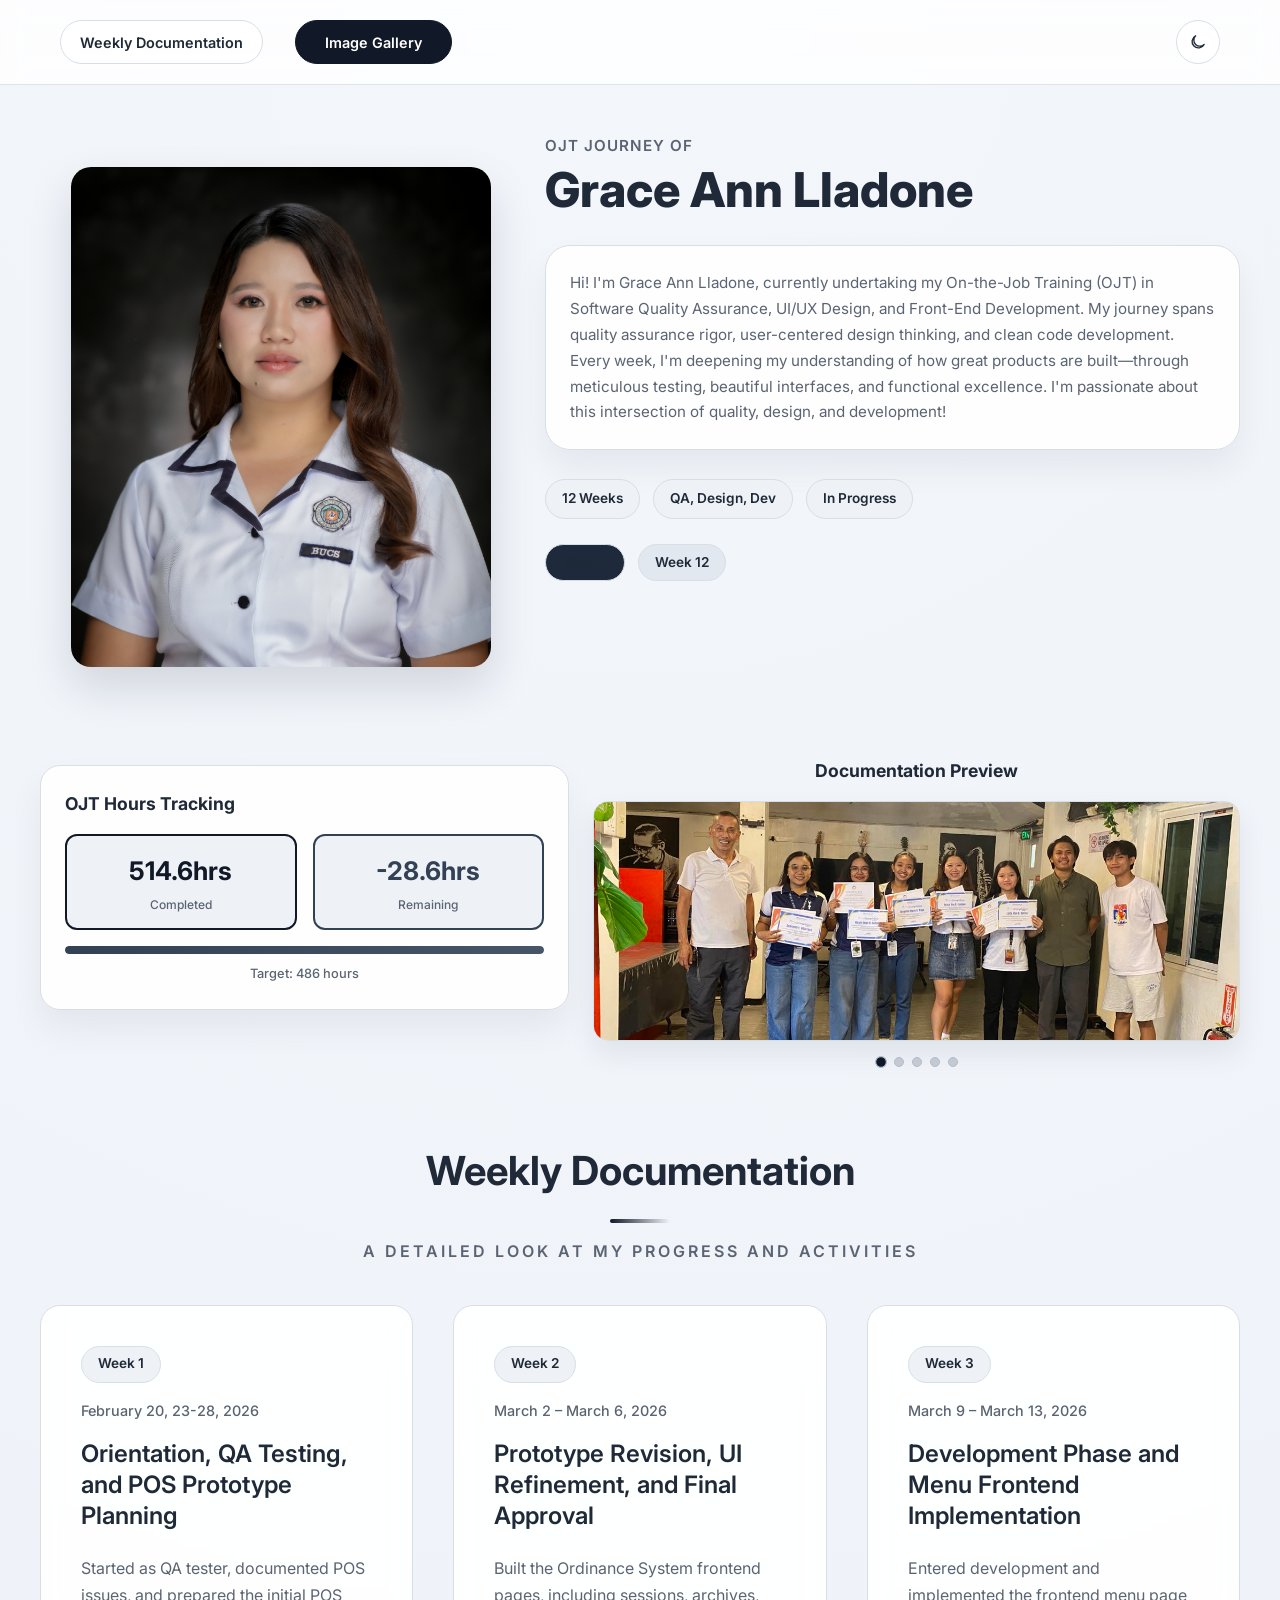
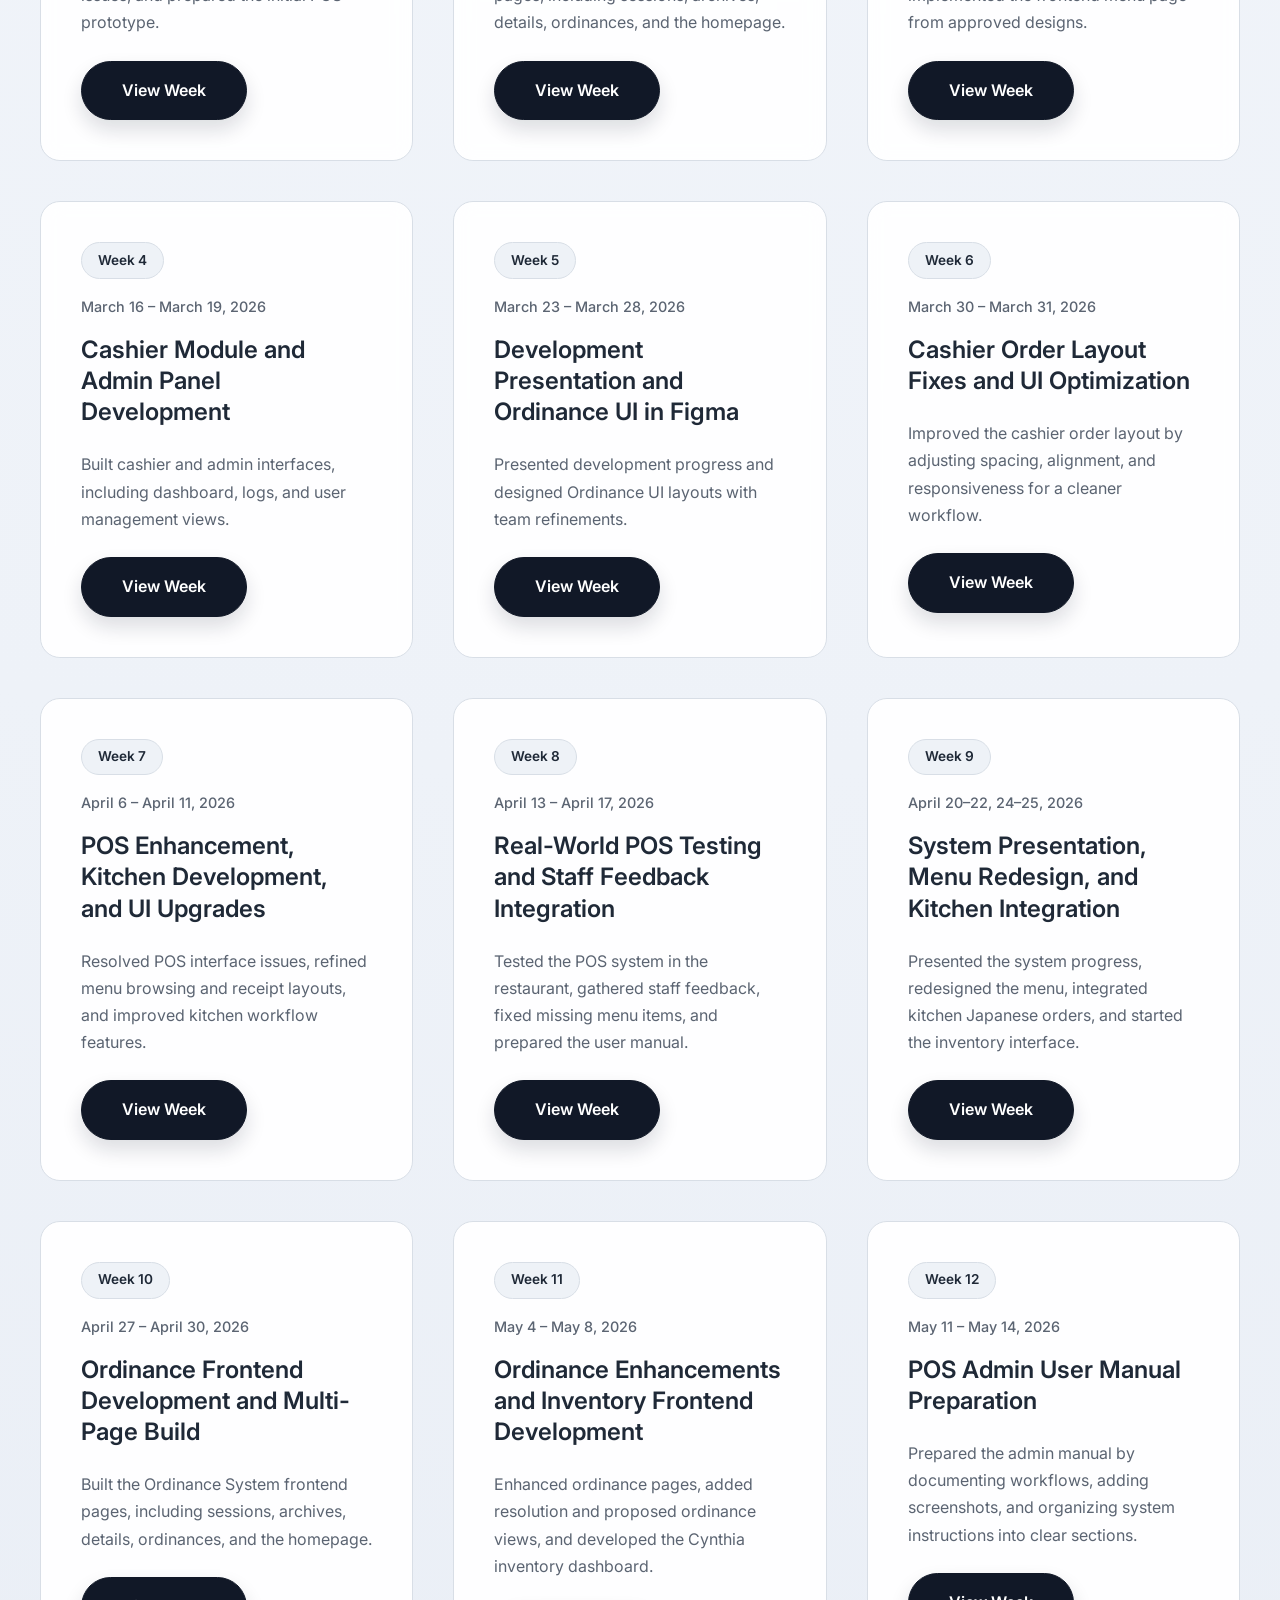
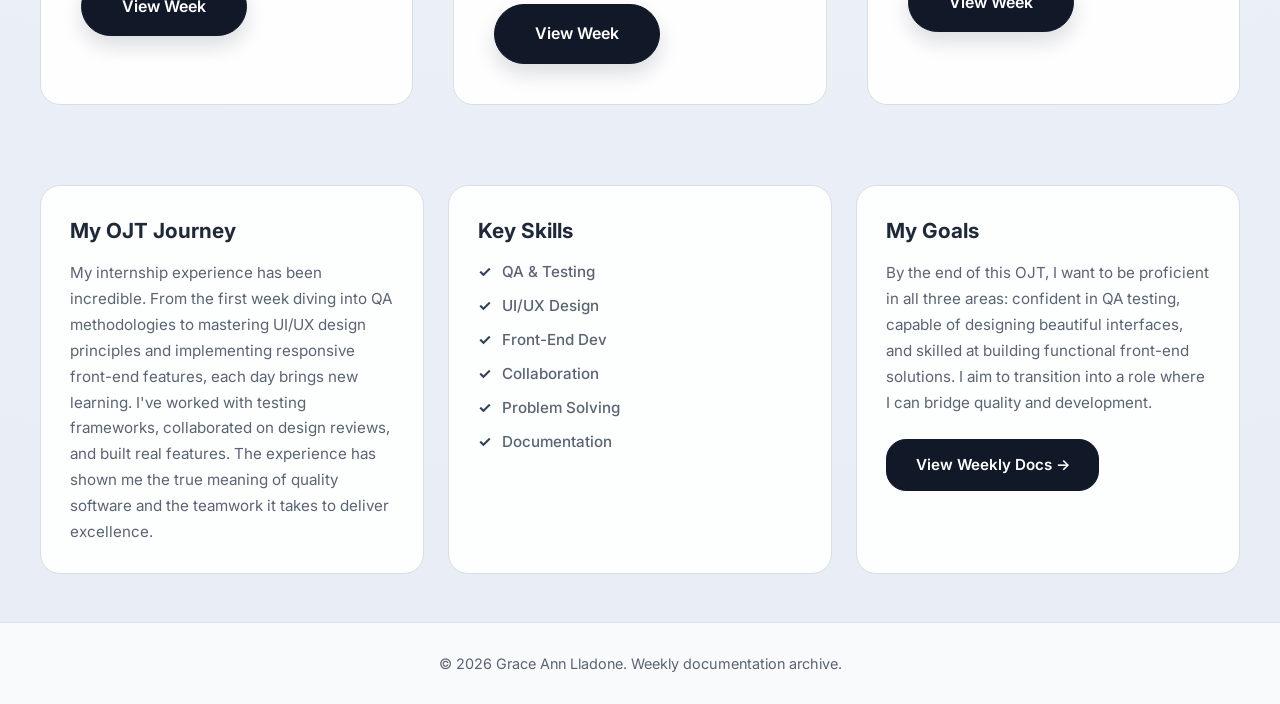
<file: index.html>
<!DOCTYPE html>
<html lang="en">

<head>
    <meta charset="UTF-8">
    <meta name="viewport" content="width=device-width, initial-scale=1.0">
    <title>Grace Ann Lladone | OJT Journey</title>
    <meta name="description"
        content="A weekly documentation of my On-the-Job Training journey in Software Quality Assurance, UI/UX Design, and Front-End Development.">
    <link rel="preconnect" href="https://fonts.googleapis.com">
    <link rel="preconnect" href="https://fonts.gstatic.com" crossorigin>
    <link href="https://fonts.googleapis.com/css2?family=Inter:wght@300;400;500;600;700;800&display=swap"
        rel="stylesheet">
    <link rel="stylesheet" href="style.css">
</head>

<body>
    <!-- Decorative Background Elements -->
    <div class="decorative-shapes">
        <div class="shape shape-1"></div>
        <div class="shape shape-2"></div>
        <div class="shape shape-3"></div>
    </div>

    <!-- Navigation Header -->
    <header class="main-header">
        <div class="header-container">
            <nav class="header-nav">
                <a href="#weekly-docs" class="nav-btn-doc">Weekly Documentation</a>
                <a href="all-images.html" class="nav-btn-accent">Image Gallery</a>
            </nav>
        </div>
    </header>

    <!-- Hero Section with Profile -->
    <section class="hero-section">
        <div class="hero-container">
            <!-- Left: Profile Photo -->
            <div class="hero-photo">
                <img src="assets/grace.png" alt="Grace Ann Lladone" class="profile-img-main">
                <div class="decorative-circle circle-1"></div>
                <div class="decorative-circle circle-2"></div>
            </div>

            <!-- Center/Right: Content -->
            <div class="hero-content">
                <div class="title-wrapper">
                    <span class="title-prefix">OJT Journey of</span>
                    <h1 class="main-title">Grace Ann Lladone</h1>
                </div>

                <!-- Main Info Box -->
                <div class="main-info-box">
                    <p class="intro-text">
                        Hi! I'm Grace Ann Lladone, currently undertaking my On-the-Job Training (OJT) in Software 
                        Quality Assurance, UI/UX Design, and Front-End Development. My journey spans quality assurance 
                        rigor, user-centered design thinking, and clean code development. Every week, I'm deepening my 
                        understanding of how great products are built—through meticulous testing, beautiful interfaces, 
                        and functional excellence. I'm passionate about this intersection of quality, design, and 
                        development!
                    </p>
                </div>

                <!-- Quick Stats -->
                <div class="quick-stats">
                    <div class="stat-badge">12 Weeks</div>
                    <div class="stat-badge">QA, Design, Dev</div>
                    <div class="stat-badge">In Progress</div>
                </div>

                <!-- Week Progress Badges -->
                <div class="week-badges">
                    <span class="week-badge started">Week 1</span>
                    <span class="week-badge current">Week 12</span>
                </div>
            </div>
        </div>
    </section>

    <!-- Documentation Carousel Section -->
    <section class="doc-carousel-section">
        <div class="doc-carousel-layout">
            <div class="hours-box">
                <h3 class="hours-box-title">OJT Hours Tracking</h3>
                <div class="hours-display">
                    <div class="hour-stat completed">
                        <span class="hour-value">514.6hrs</span>
                        <span class="hour-label">Completed</span>
                    </div>
                    <div class="hour-stat remaining">
                        <span class="hour-value">-28.6hrs</span>
                        <span class="hour-label">Remaining</span>
                    </div>
                </div>
                <div class="progress-bar-wrapper">
                    <div class="progress-bar" style="width: 100%;"></div>
                </div>
                <p class="target-text">Target: 486 hours</p>
            </div>

            <div class="carousel-wrapper">
                <div class="carousel-header">
                    <h3 class="carousel-title">Documentation Preview</h3>
                </div>
                <div class="carousel-container">
                    <div class="carousel-track">
                        <a class="carousel-slide" href="all-images.html" aria-label="View all weekly documentation images">
                            <img src="assets/c1.jpg" alt="Documentation 1">
                        </a>
                        <a class="carousel-slide" href="all-images.html" aria-label="View all weekly documentation images">
                            <img src="assets/c2.jpg" alt="Documentation 2">
                        </a>
                        <a class="carousel-slide" href="all-images.html" aria-label="View all weekly documentation images">
                            <img src="assets/c3.jpg" alt="Documentation 3">
                        </a>
                        <a class="carousel-slide" href="all-images.html" aria-label="View all weekly documentation images">
                            <img src="assets/week1-4.jpg" alt="Documentation 4">
                        </a>
                        <a class="carousel-slide" href="all-images.html" aria-label="View all weekly documentation images">
                            <img src="assets/week8-3.jpg" alt="Documentation 5">
                        </a>
                    </div>
                </div>
                <div class="carousel-dots">
                    <span class="dot active" data-slide="0"></span>
                    <span class="dot" data-slide="1"></span>
                    <span class="dot" data-slide="2"></span>
                    <span class="dot" data-slide="3"></span>
                    <span class="dot" data-slide="4"></span>
                </div>
            </div>
        </div>
    </section>

    <!-- Weekly Documentation Cards (Moved from documentation.html) -->
    <section id="weekly-docs" class="weekly-docs-section">
        <div class="timeline-header slide-in">
            <h2>Weekly Documentation</h2>
            <div class="header-line"></div>
            <p class="subtitle" style="margin-top: 1rem; color: var(--text-secondary);">A detailed look at my progress
                and activities</p>
        </div>

        <div class="blog-grid">
            <a href="week1.html" class="blog-card reveal active" style="text-decoration: none;">
                <div class="card-glow"></div>
                <div class="card-content">
                    <span class="week-badge">Week 1</span>
                    <div class="date-range">February 20, 23-28, 2026</div>
                    <h3>Orientation, QA Testing, and POS Prototype Planning</h3>
                    <div class="card-text">
                        <p>Started as QA tester, documented POS issues, and prepared the initial POS prototype.</p>
                    </div>
                    <span class="btn" style="margin-top: 1.5rem; display: inline-block;">View Week</span>
                </div>
            </a>

            <a href="week2.html" class="blog-card reveal" style="text-decoration: none;">
                <div class="card-glow"></div>
                <div class="card-content">
                    <span class="week-badge">Week 2</span>
                    <div class="date-range">March 2 – March 6, 2026</div>
                    <h3>Prototype Revision, UI Refinement, and Final Approval</h3>
                    <div class="card-text">
                            <p>Built the Ordinance System frontend pages, including sessions, archives, details, ordinances, and the homepage.</p>
                    </div>
                    <span class="btn" style="margin-top: 1.5rem; display: inline-block;">View Week</span>
                </div>
            </a>

            <a href="week3.html" class="blog-card reveal" style="text-decoration: none;">
                <div class="card-glow"></div>
                <div class="card-content">
                    <span class="week-badge">Week 3</span>
                    <div class="date-range">March 9 – March 13, 2026</div>
                    <h3>Development Phase and Menu Frontend Implementation</h3>
                    <div class="card-text">
                        <p>Entered development and implemented the frontend menu page from approved designs.</p>
                    </div>
                    <span class="btn" style="margin-top: 1.5rem; display: inline-block;">View Week</span>
                </div>
            </a>

            <a href="week4.html" class="blog-card reveal" style="text-decoration: none;">
                <div class="card-glow"></div>
                <div class="card-content">
                    <span class="week-badge">Week 4</span>
                    <div class="date-range">March 16 – March 19, 2026</div>
                    <h3>Cashier Module and Admin Panel Development</h3>
                    <div class="card-text">
                        <p>Built cashier and admin interfaces, including dashboard, logs, and user management views.</p>
                    </div>
                    <span class="btn" style="margin-top: 1.5rem; display: inline-block;">View Week</span>
                </div>
            </a>

            <a href="week5.html" class="blog-card reveal" style="text-decoration: none;">
                <div class="card-glow"></div>
                <div class="card-content">
                    <span class="week-badge">Week 5</span>
                    <div class="date-range">March 23 – March 28, 2026</div>
                    <h3>Development Presentation and Ordinance UI in Figma</h3>
                    <div class="card-text">
                        <p>Presented development progress and designed Ordinance UI layouts with team refinements.</p>
                    </div>
                    <span class="btn" style="margin-top: 1.5rem; display: inline-block;">View Week</span>
                </div>
            </a>

            <a href="week6.html" class="blog-card reveal" style="text-decoration: none;">
                <div class="card-glow"></div>
                <div class="card-content">
                    <span class="week-badge">Week 6</span>
                    <div class="date-range">March 30 – March 31, 2026</div>
                    <h3>Cashier Order Layout Fixes and UI Optimization</h3>
                    <div class="card-text">
                        <p>Improved the cashier order layout by adjusting spacing, alignment, and responsiveness for a cleaner workflow.</p>
                    </div>
                    <span class="btn" style="margin-top: 1.5rem; display: inline-block;">View Week</span>
                </div>
            </a>

            <a href="week7.html" class="blog-card reveal" style="text-decoration: none;">
                <div class="card-glow"></div>
                <div class="card-content">
                    <span class="week-badge">Week 7</span>
                    <div class="date-range">April 6 – April 11, 2026</div>
                    <h3>POS Enhancement, Kitchen Development, and UI Upgrades</h3>
                    <div class="card-text">
                        <p>Resolved POS interface issues, refined menu browsing and receipt layouts, and improved kitchen workflow features.</p>
                    </div>
                    <span class="btn" style="margin-top: 1.5rem; display: inline-block;">View Week</span>
                </div>
            </a>

            <a href="week8.html" class="blog-card reveal" style="text-decoration: none;">
                <div class="card-glow"></div>
                <div class="card-content">
                    <span class="week-badge">Week 8</span>
                    <div class="date-range">April 13 – April 17, 2026</div>
                    <h3>Real-World POS Testing and Staff Feedback Integration</h3>
                    <div class="card-text">
                        <p>Tested the POS system in the restaurant, gathered staff feedback, fixed missing menu items, and prepared the user manual.</p>
                    </div>
                    <span class="btn" style="margin-top: 1.5rem; display: inline-block;">View Week</span>
                </div>
            </a>

            <a href="week9.html" class="blog-card reveal" style="text-decoration: none;">
                <div class="card-glow"></div>
                <div class="card-content">
                    <span class="week-badge">Week 9</span>
                    <div class="date-range">April 20–22, 24–25, 2026</div>
                    <h3>System Presentation, Menu Redesign, and Kitchen Integration</h3>
                    <div class="card-text">
                        <p>Presented the system progress, redesigned the menu, integrated kitchen Japanese orders, and started the inventory interface.</p>
                    </div>
                    <span class="btn" style="margin-top: 1.5rem; display: inline-block;">View Week</span>
                </div>
            </a>

            <a href="week10.html" class="blog-card reveal" style="text-decoration: none;">
                <div class="card-glow"></div>
                <div class="card-content">
                    <span class="week-badge">Week 10</span>
                    <div class="date-range">April 27 – April 30, 2026</div>
                    <h3>Ordinance Frontend Development and Multi-Page Build</h3>


                        <div class="card-text">
                            <p>Built the Ordinance System frontend pages, including sessions, archives, details, ordinances, and the homepage.</p>
                        </div>
                    <span class="btn" style="margin-top: 1.5rem; display: inline-block;">View Week</span>
                </div>
            </a>

            <a href="week11.html" class="blog-card reveal" style="text-decoration: none;">
                <div class="card-glow"></div>
                <div class="card-content">
                    <span class="week-badge">Week 11</span>
                    <div class="date-range">May 4 – May 8, 2026</div>
                    <h3>Ordinance Enhancements and Inventory Frontend Development</h3>
                    <div class="card-text">
                        <p>Enhanced ordinance pages, added resolution and proposed ordinance views, and developed the Cynthia inventory dashboard.</p>
                    </div>
                    <span class="btn" style="margin-top: 1.5rem; display: inline-block;">View Week</span>
                </div>
            </a>

            <a href="week12.html" class="blog-card reveal" style="text-decoration: none;">
                <div class="card-glow"></div>
                <div class="card-content">
                    <span class="week-badge">Week 12</span>
                    <div class="date-range">May 11 – May 14, 2026</div>
                    <h3>POS Admin User Manual Preparation</h3>
                    <div class="card-text">
                        <p>Prepared the admin manual by documenting workflows, adding screenshots, and organizing system instructions into clear sections.</p>
                    </div>
                    <span class="btn" style="margin-top: 1.5rem; display: inline-block;">View Week</span>
                </div>
            </a>
        </div>
    </section>

    <!-- My Journey & Skills Section -->
    <section class="journey-showcase">
        <div class="journey-wrapper">
            <!-- Left Box: Journey -->
            <div class="journey-box">
                <h2 class="box-title">My OJT Journey</h2>
                <p class="box-text">
                    My internship experience has been incredible. From the first week diving into QA methodologies to 
                    mastering UI/UX design principles and implementing responsive front-end features, each day brings 
                    new learning. I've worked with testing frameworks, collaborated on design reviews, and built real 
                    features. The experience has shown me the true meaning of quality software and the teamwork it takes 
                    to deliver excellence.
                </p>
            </div>

            <!-- Middle Box: Skills -->
            <div class="skills-box">
                <h2 class="box-title">Key Skills</h2>
                <ul class="skills-list-display">
                    <li>QA & Testing</li>
                    <li>UI/UX Design</li>
                    <li>Front-End Dev</li>
                    <li>Collaboration</li>
                    <li>Problem Solving</li>
                    <li>Documentation</li>
                </ul>
            </div>

            <!-- Right Box: Goals -->
            <div class="goals-box">
                <h2 class="box-title">My Goals</h2>
                <p class="box-text">
                    By the end of this OJT, I want to be proficient in all three areas: confident in QA testing, 
                    capable of designing beautiful interfaces, and skilled at building functional front-end solutions. 
                    I aim to transition into a role where I can bridge quality and development.
                </p>
                <a href="#weekly-docs" class="view-btn">View Weekly Docs →</a>
            </div>
        </div>
    </section>

    <!-- Footer -->
    <footer class="main-footer">
        <p>&copy; 2026 Grace Ann Lladone. Weekly documentation archive.</p>
    </footer>

    <script src="script.js"></script>
</body>

</html>
</file>
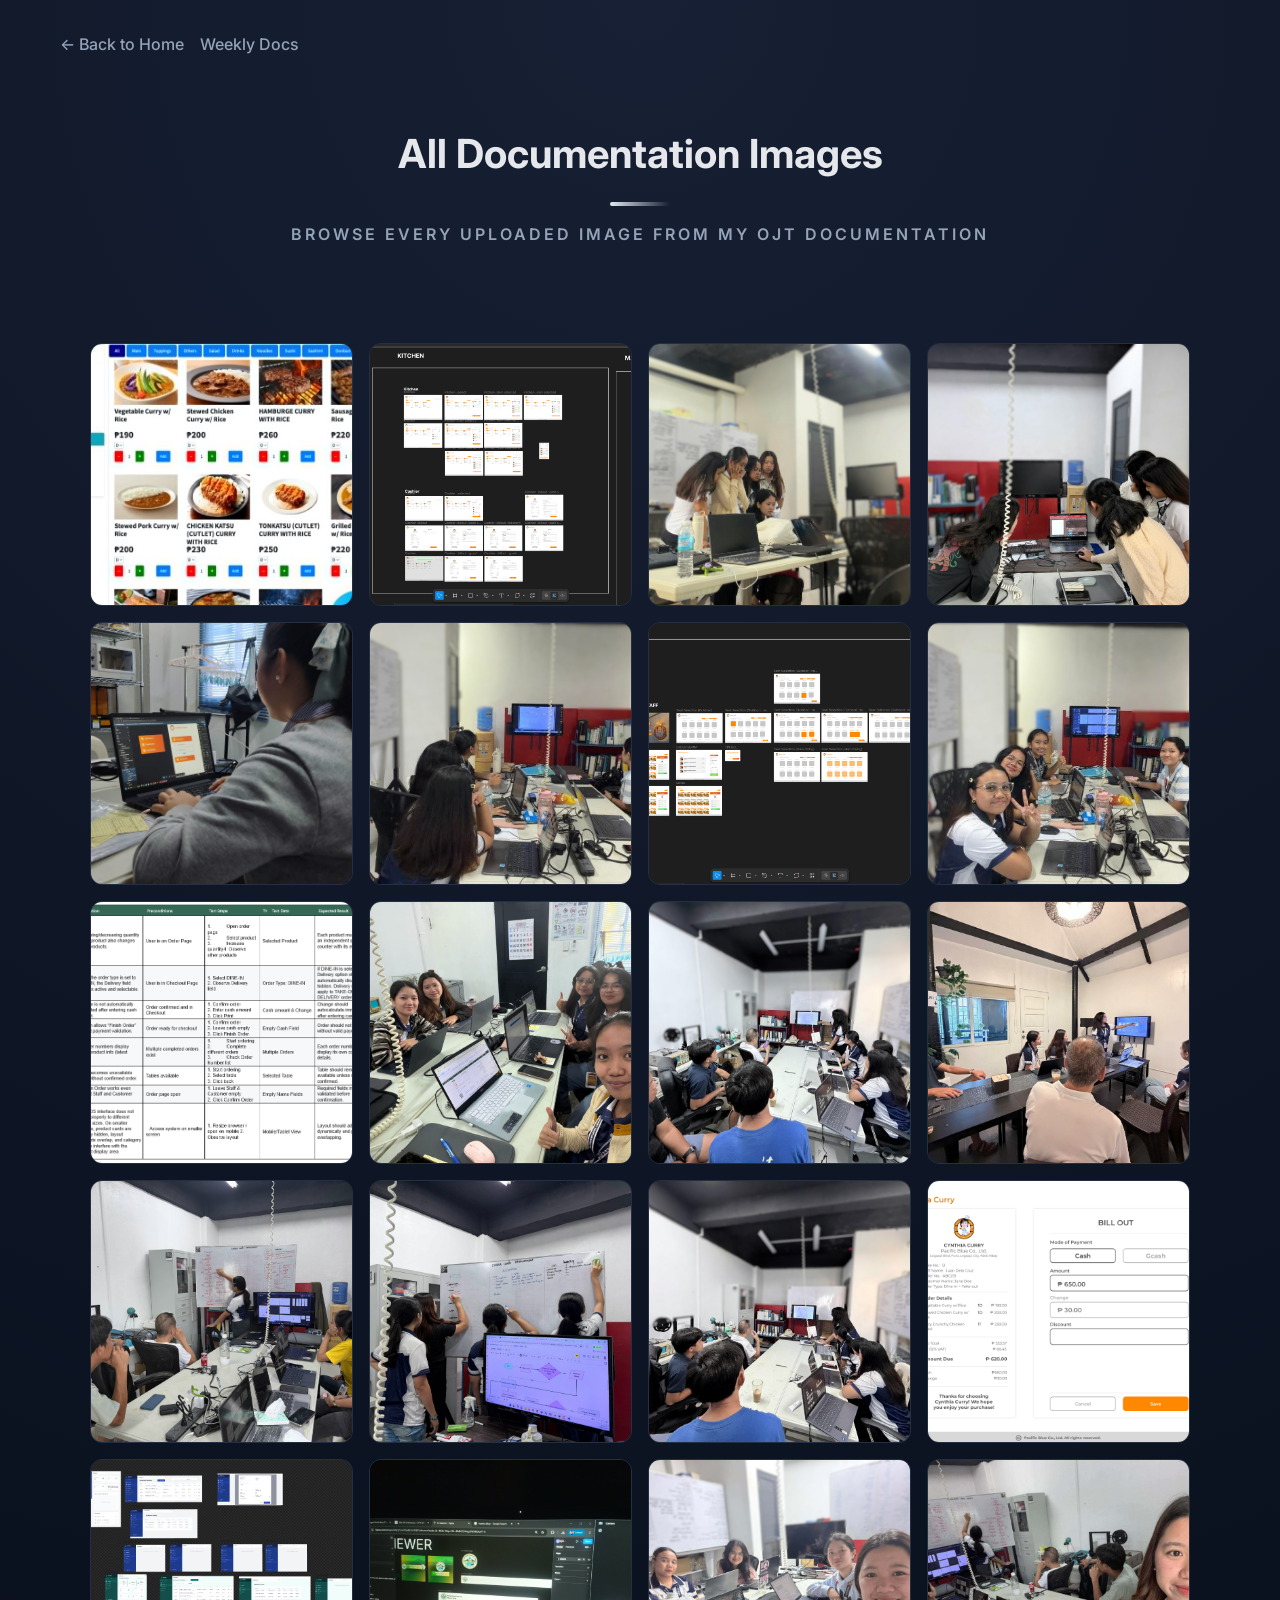
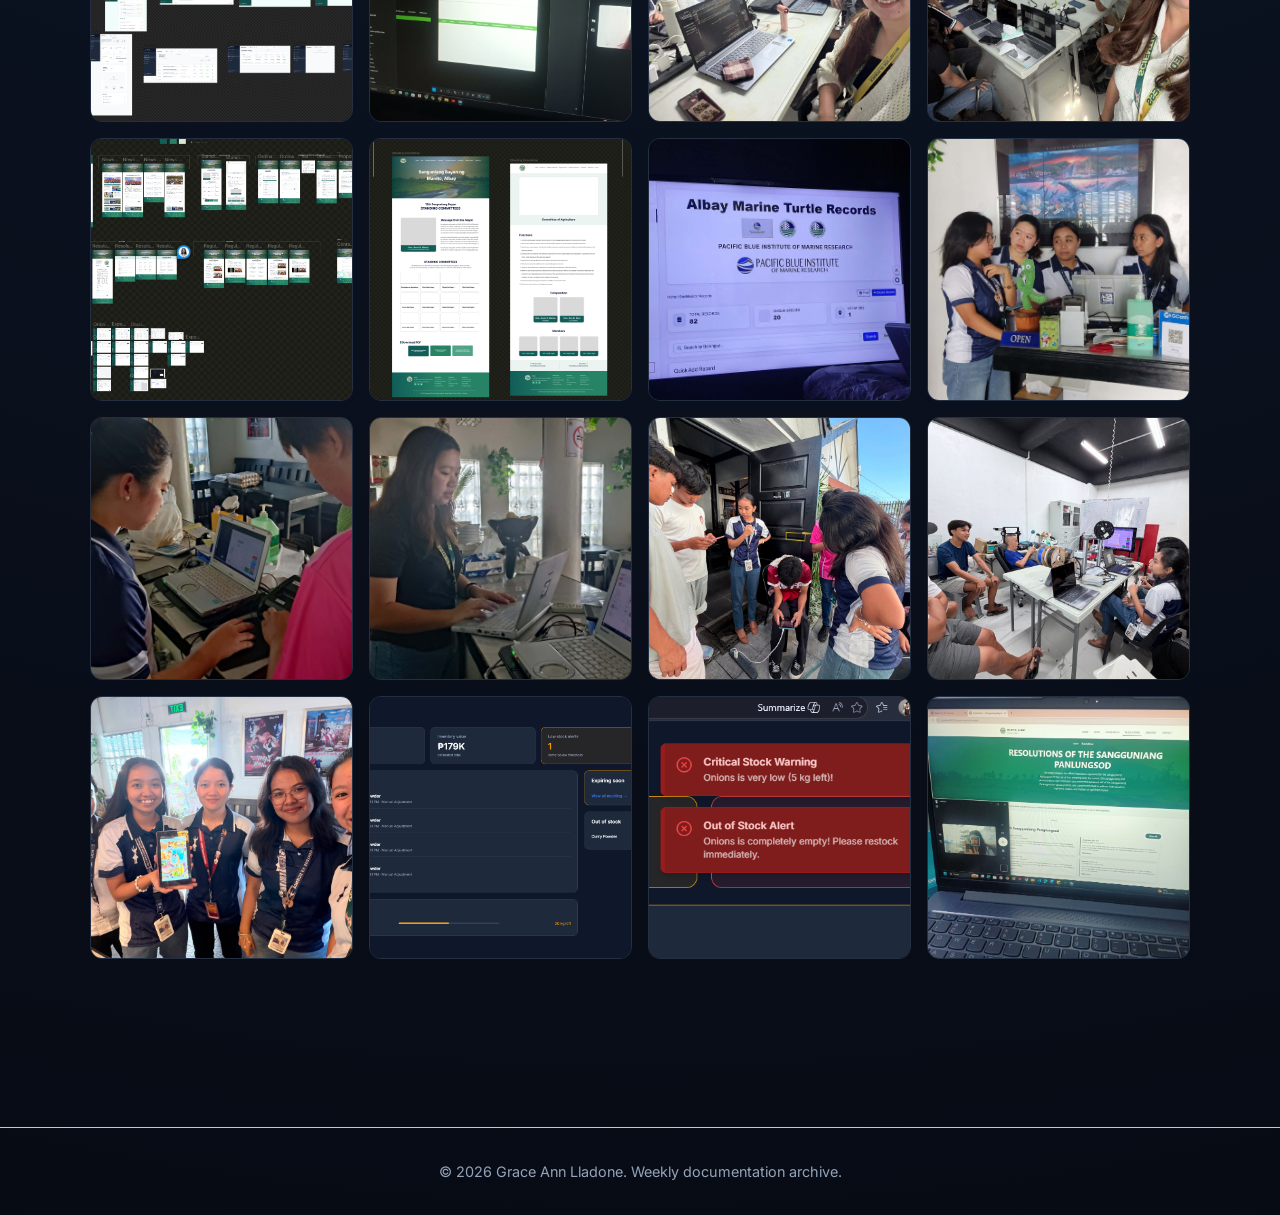
<file: all-images.html>
<!DOCTYPE html>
<html lang="en">

<head>
    <meta charset="UTF-8">
    <meta name="viewport" content="width=device-width, initial-scale=1.0">
    <title>All Documentation Images | OJT Journey</title>
    <meta name="description" content="All weekly documentation images from Grace Ann Lladone's OJT journey.">
    <link rel="preconnect" href="https://fonts.googleapis.com">
    <link rel="preconnect" href="https://fonts.gstatic.com" crossorigin>
    <link href="https://fonts.googleapis.com/css2?family=Inter:wght@300;400;500;600;700;800&display=swap" rel="stylesheet">
    <link rel="stylesheet" href="style.css">
</head>

<body>
    <div class="background-effects">
        <div class="glow-orb orb-1"></div>
        <div class="glow-orb orb-2"></div>
        <div class="glow-orb orb-3"></div>
    </div>

    <nav class="navbar">
        <a href="index.html" class="back-link">← Back to Home</a>
        <a href="index.html#weekly-docs" class="back-link">Weekly Docs</a>
    </nav>

    <main class="container page-content">
        <div class="timeline-header slide-in">
            <h2>All Documentation Images</h2>
            <div class="header-line"></div>
            <p class="subtitle" style="margin-top: 1rem; color: var(--text-secondary);">Browse every uploaded image from my OJT documentation</p>
        </div>

        <section class="gallery-showcase">
            <div class="gallery-wrapper">
                <div class="gallery-grid-custom">
                    <a class="gallery-item small" href="assets/week1-1.jpg" target="_blank" rel="noreferrer">
                        <img src="assets/week1-1.jpg" alt="Week 1 documentation image 1">
                    </a>
                    <a class="gallery-item small" href="assets/week1-2.png" target="_blank" rel="noreferrer">
                        <img src="assets/week1-2.png" alt="Week 1 documentation image 2">
                    </a>
                    <a class="gallery-item small" href="assets/week1-3.jpg" target="_blank" rel="noreferrer">
                        <img src="assets/week1-3.jpg" alt="Week 1 documentation image 3">
                    </a>
                    <a class="gallery-item small" href="assets/week1-4.jpg" target="_blank" rel="noreferrer">
                        <img src="assets/week1-4.jpg" alt="Week 1 documentation image 4">
                    </a>
                    <a class="gallery-item small" href="assets/week1-5.jpg" target="_blank" rel="noreferrer">
                        <img src="assets/week1-5.jpg" alt="Week 1 documentation image 5">
                    </a>
                    <a class="gallery-item small" href="assets/week1-6.jpg" target="_blank" rel="noreferrer">
                        <img src="assets/week1-6.jpg" alt="Week 1 documentation image 6">
                    </a>
                    <a class="gallery-item small" href="assets/week1-7.png" target="_blank" rel="noreferrer">
                        <img src="assets/week1-7.png" alt="Week 1 documentation image 7">
                    </a>
                    <a class="gallery-item small" href="assets/week1-8.jpg" target="_blank" rel="noreferrer">
                        <img src="assets/week1-8.jpg" alt="Week 1 documentation image 8">
                    </a>
                    <a class="gallery-item small" href="assets/week1-9.png" target="_blank" rel="noreferrer">
                        <img src="assets/week1-9.png" alt="Week 1 documentation image 9">
                    </a>
                    <a class="gallery-item small" href="assets/week2-1.jpg" target="_blank" rel="noreferrer">
                        <img src="assets/week2-1.jpg" alt="Week 2 documentation image 1">
                    </a>
                    <a class="gallery-item small" href="assets/week2-2.jpg" target="_blank" rel="noreferrer">
                        <img src="assets/week2-2.jpg" alt="Week 2 documentation image 2">
                    </a>
                    <a class="gallery-item small" href="assets/week2-3.jpg" target="_blank" rel="noreferrer">
                        <img src="assets/week2-3.jpg" alt="Week 2 documentation image 3">
                    </a>
                    <a class="gallery-item small" href="assets/week2-4.jpg" target="_blank" rel="noreferrer">
                        <img src="assets/week2-4.jpg" alt="Week 2 documentation image 4">
                    </a>
                    <a class="gallery-item small" href="assets/week2-5.jpg" target="_blank" rel="noreferrer">
                        <img src="assets/week2-5.jpg" alt="Week 2 documentation image 5">
                    </a>
                    <a class="gallery-item small" href="assets/week2-6.jpg" target="_blank" rel="noreferrer">
                        <img src="assets/week2-6.jpg" alt="Week 2 documentation image 6">
                    </a>
                    <a class="gallery-item small" href="assets/week4-2.png" target="_blank" rel="noreferrer">
                        <img src="assets/week4-2.png" alt="Week 4 documentation image 2">
                    </a>
                    <a class="gallery-item small" href="assets/week5-1.png" target="_blank" rel="noreferrer">
                        <img src="assets/week5-1.png" alt="Week 5 documentation image 1">
                    </a>
                    <a class="gallery-item small" href="assets/week5-2.jpg" target="_blank" rel="noreferrer">
                        <img src="assets/week5-2.jpg" alt="Week 5 documentation image 2">
                    </a>
                    <a class="gallery-item small" href="assets/week5-3.jpg" target="_blank" rel="noreferrer">
                        <img src="assets/week5-3.jpg" alt="Week 5 documentation image 3">
                    </a>
                    <a class="gallery-item small" href="assets/week5-4.jpg" target="_blank" rel="noreferrer">
                        <img src="assets/week5-4.jpg" alt="Week 5 documentation image 4">
                    </a>
                    <a class="gallery-item small" href="assets/week5-5.png" target="_blank" rel="noreferrer">
                        <img src="assets/week5-5.png" alt="Week 5 documentation image 5">
                    </a>
                    <a class="gallery-item small" href="assets/week5-6.png" target="_blank" rel="noreferrer">
                        <img src="assets/week5-6.png" alt="Week 5 documentation image 6">
                    </a>
                    <a class="gallery-item small" href="assets/week7-3.jpg" target="_blank" rel="noreferrer">
                        <img src="assets/week7-3.jpg" alt="Week 7 documentation image 3">
                    </a>
                    <a class="gallery-item small" href="assets/week8-1.jpg" target="_blank" rel="noreferrer">
                        <img src="assets/week8-1.jpg" alt="Week 8 documentation image 1">
                    </a>
                    <a class="gallery-item small" href="assets/week8-2.jpg" target="_blank" rel="noreferrer">
                        <img src="assets/week8-2.jpg" alt="Week 8 documentation image 2">
                    </a>
                    <a class="gallery-item small" href="assets/week8-3.jpg" target="_blank" rel="noreferrer">
                        <img src="assets/week8-3.jpg" alt="Week 8 documentation image 3">
                    </a>
                    <a class="gallery-item small" href="assets/week8-4.jpg" target="_blank" rel="noreferrer">
                        <img src="assets/week8-4.jpg" alt="Week 8 documentation image 4">
                    </a>
                    <a class="gallery-item small" href="assets/week9-1.jpg" target="_blank" rel="noreferrer">
                        <img src="assets/week9-1.jpg" alt="Week 9 documentation image 1">
                    </a>
                    <a class="gallery-item small" href="assets/week9-2.jpg" target="_blank" rel="noreferrer">
                        <img src="assets/week9-2.jpg" alt="Week 9 documentation image 2">
                    </a>
                    <a class="gallery-item small" href="assets/week9-5.png" target="_blank" rel="noreferrer">
                        <img src="assets/week9-5.png" alt="Week 9 documentation image 5">
                    </a>
                    <a class="gallery-item small" href="assets/week9-6.png" target="_blank" rel="noreferrer">
                        <img src="assets/week9-6.png" alt="Week 9 documentation image 6">
                    </a>
                    <a class="gallery-item small" href="assets/week11-1.jpg" target="_blank" rel="noreferrer">
                        <img src="assets/week11-1.jpg" alt="Week 11 documentation image 1">
                    </a>
                </div>
            </div>
        </section>
    </main>

    <footer>
        <p>&copy; 2026 Grace Ann Lladone. Weekly documentation archive.</p>
    </footer>
</body>

</html>
</file>
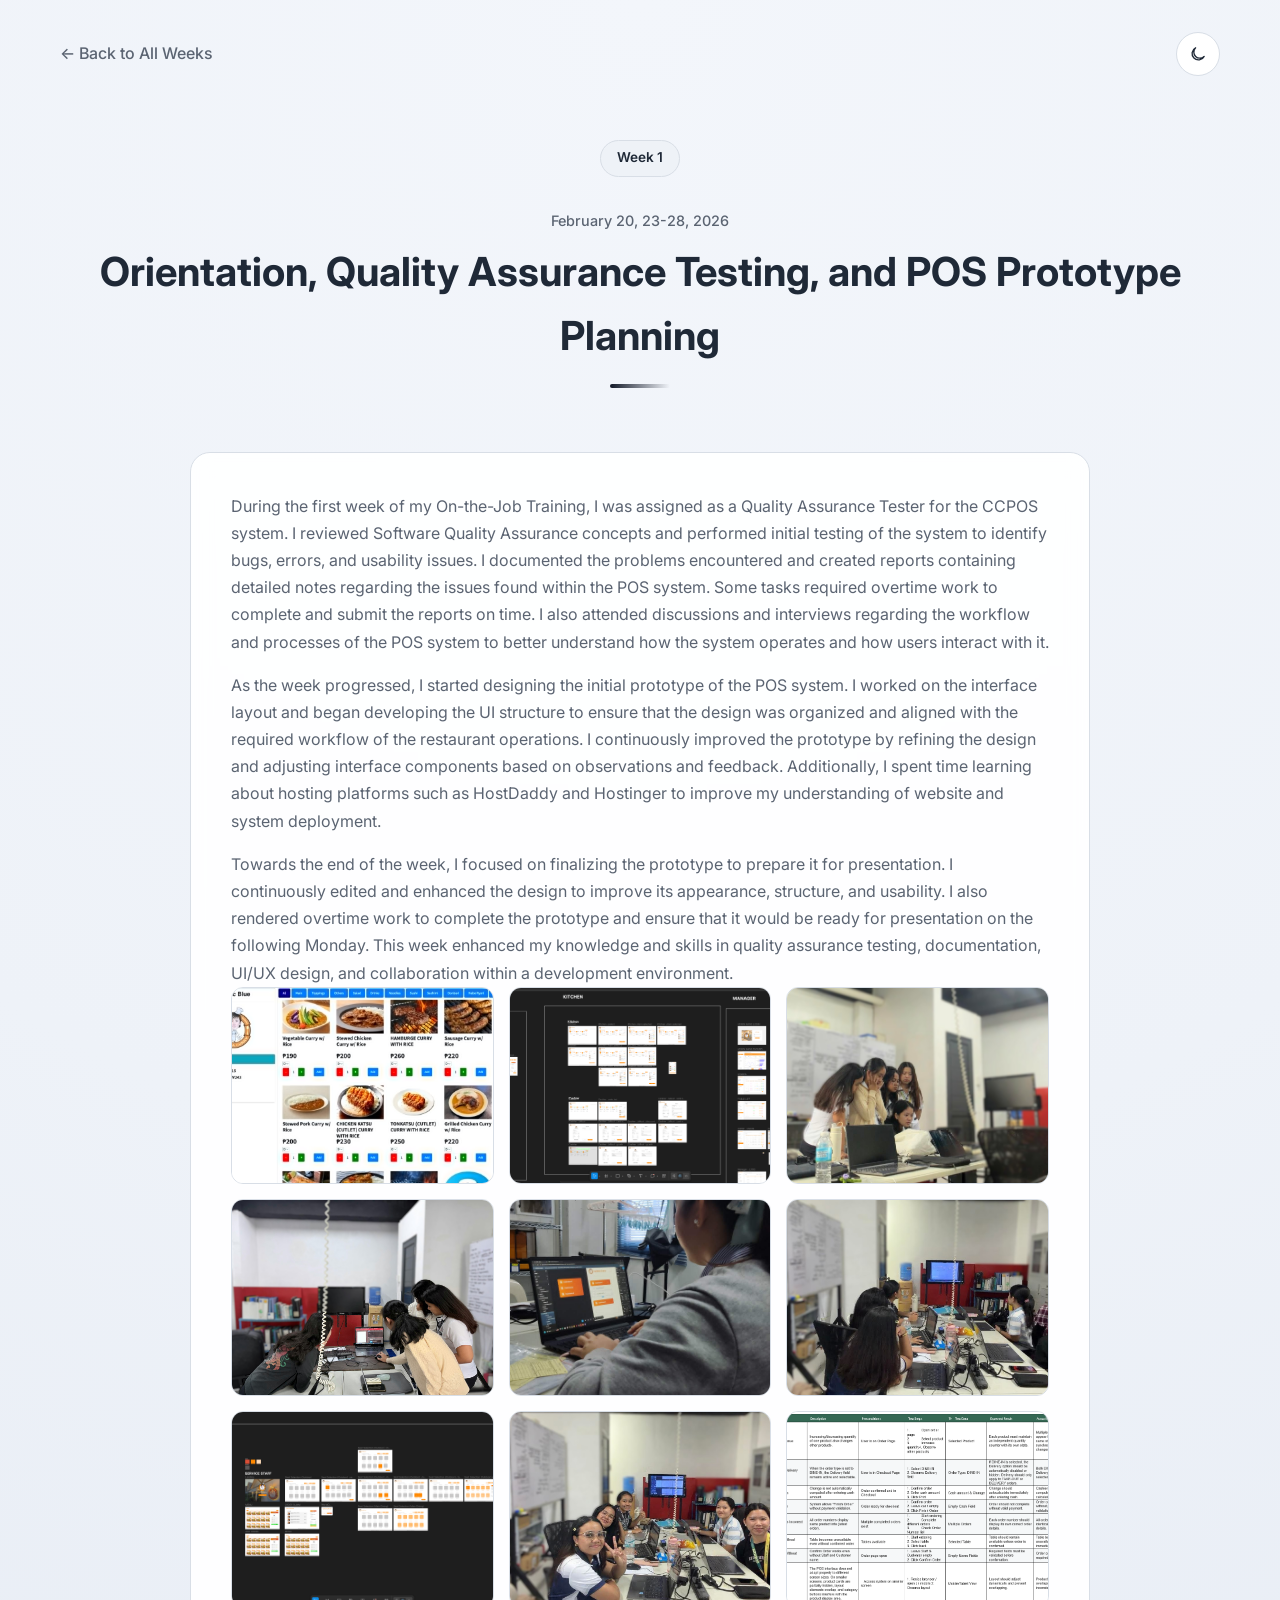
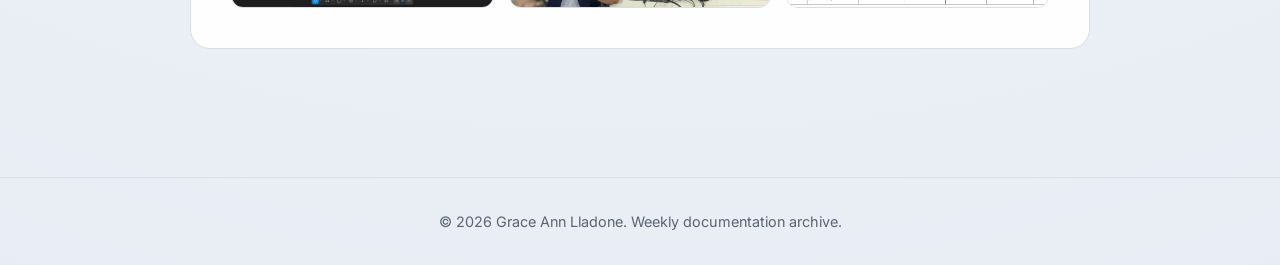
<file: week1.html>
<!DOCTYPE html>
<html lang="en">

<head>
    <meta charset="UTF-8">
    <meta name="viewport" content="width=device-width, initial-scale=1.0">
    <title>Week 1 | OJT Journey</title>
    <link href="https://fonts.googleapis.com/css2?family=Inter:wght@300;400;500;600;700;800&display=swap"
        rel="stylesheet">
    <link rel="stylesheet" href="style.css">
</head>

<body>
    <div class="background-effects">
        <div class="glow-orb orb-1"></div>
        <div class="glow-orb orb-2"></div>
        <div class="glow-orb orb-3"></div>
    </div>

    <nav class="navbar">
        <a href="index.html#weekly-docs" class="back-link">← Back to All Weeks</a>
    </nav>

    <main class="container page-content">
        <div class="timeline-header slide-in">
            <span class="week-badge">Week 1</span>
            <div class="date-range" style="margin-top: 1rem; margin-bottom: 0.5rem;">February 20, 23-28, 2026</div>
            <h2>Orientation, Quality Assurance Testing, and POS Prototype Planning</h2>
            <div class="header-line"></div>
        </div>

        <div class="blog-grid single-column">
            <article class="blog-card reveal active">
                <div class="card-glow"></div>
                <div class="card-content">
                    <div class="week-detail-grid">
                        <div class="week-detail-text">
                            <div class="card-text">
                            <p>During the first week of my On-the-Job Training, I was assigned as 
                                a Quality Assurance Tester for the CCPOS system. I reviewed Software
                                Quality Assurance concepts and performed initial testing of the system 
                                to identify bugs, errors, and usability issues. I documented the problems
                                encountered and created reports containing detailed notes regarding the 
                                issues found within the POS system. Some tasks required overtime work to 
                                complete and submit the reports on time. I also attended discussions and 
                                interviews regarding the workflow and processes of the POS system to better
                                understand how the system operates and how users interact with it.</p>
                            <p>As the week progressed, I started designing the initial prototype of the POS system.
                                I worked on the interface layout and began developing the UI structure to ensure 
                                that the design was organized and aligned with the required workflow of the restaurant 
                                operations. I continuously improved the prototype by refining the design and adjusting 
                                interface components based on observations and feedback. Additionally, I spent time 
                                learning about hosting platforms such as HostDaddy and Hostinger to improve my understanding
                                of website and system deployment.</p>
                           <p>Towards the end of the week, I focused on finalizing the prototype to prepare it for presentation.
                             I continuously edited and enhanced the design to improve its appearance, structure, and usability. 
                             I also rendered overtime work to complete the prototype and ensure that it would be ready for 
                             presentation on the following Monday. This week enhanced my knowledge and skills in quality assurance 
                             testing, documentation, UI/UX design, and collaboration within a development environment.</p>

                        </div>
                        <div class="week-detail-gallery">
                            <div class="image-gallery">
                                <div class="gallery-item"><img src="assets/week1-1.jpg" alt="Documentation Image 1"></div>
                                <div class="gallery-item"><img src="assets/week1-2.png" alt="Documentation Image 2"></div>
                                <div class="gallery-item"><img src="assets/week1-3.jpg" alt="Documentation Image 3"></div>
                                <div class="gallery-item"><img src="assets/week1-4.jpg" alt="Documentation Image 4"></div>
                                <div class="gallery-item"><img src="assets/week1-5.jpg" alt="Documentation Image 5"></div>
                                <div class="gallery-item"><img src="assets/week1-6.jpg" alt="Documentation Image 6"></div>
                                <div class="gallery-item"><img src="assets/week1-7.png" alt="Documentation Image 6"></div>
                                <div class="gallery-item"><img src="assets/week1-8.jpg" alt="Documentation Image 6"></div>
                                    <div class="gallery-item"><img src="assets/week1-9.png" alt="Documentation Image 6"></div>
                            </div>
                        </div>
                    </div>
                </div>
            </article>
        </div>
    </main>

    <footer>
        <p>&copy; 2026 Grace Ann Lladone. Weekly documentation archive.</p>
    </footer>

    <script src="script.js"></script>
</body>

</html>
</file>
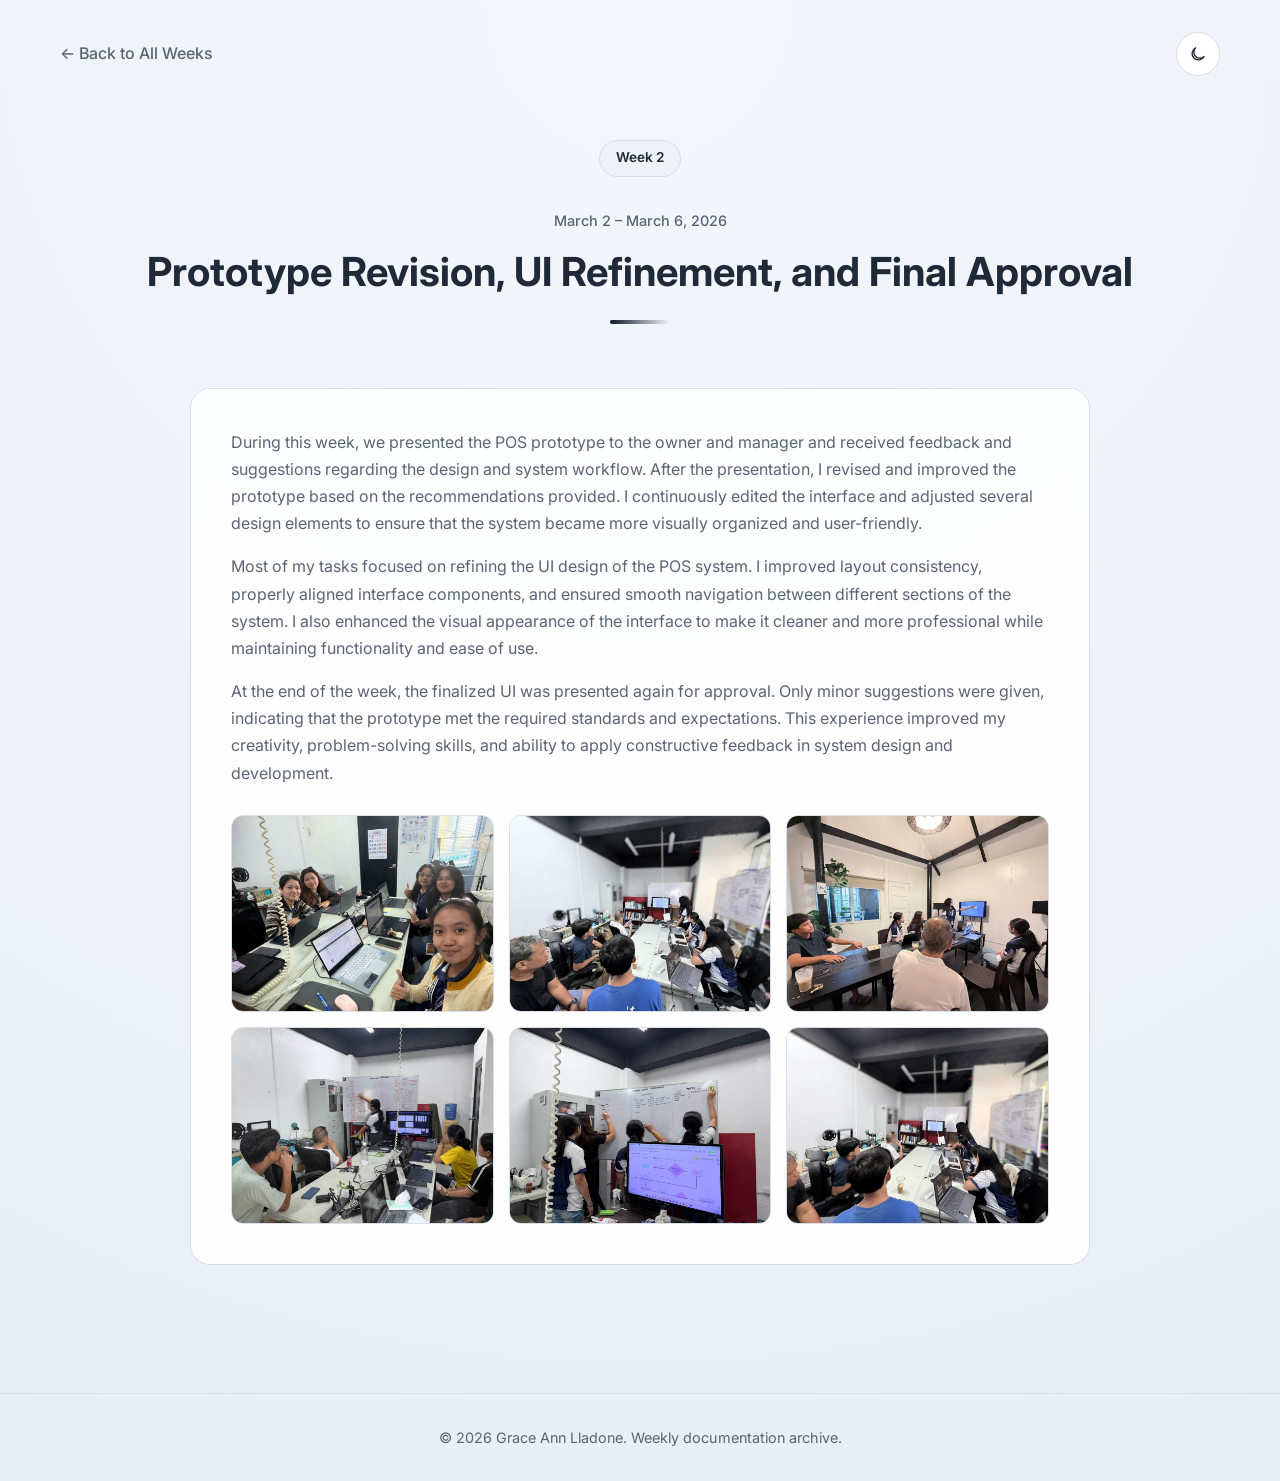
<file: week2.html>
<!DOCTYPE html>
<html lang="en">

<head>
    <meta charset="UTF-8">
    <meta name="viewport" content="width=device-width, initial-scale=1.0">
    <title>Week 2 | OJT Journey</title>
    <link href="https://fonts.googleapis.com/css2?family=Inter:wght@300;400;500;600;700;800&display=swap"
        rel="stylesheet">
    <link rel="stylesheet" href="style.css">
</head>

<body>
    <div class="background-effects">
        <div class="glow-orb orb-1"></div>
        <div class="glow-orb orb-2"></div>
        <div class="glow-orb orb-3"></div>
    </div>

    <nav class="navbar">
        <a href="index.html#weekly-docs" class="back-link">← Back to All Weeks</a>
    </nav>

    <main class="container page-content">
        <div class="timeline-header slide-in">
            <span class="week-badge">Week 2</span>
            <div class="date-range" style="margin-top: 1rem; margin-bottom: 0.5rem;">March 2 – March 6, 2026</div>
            <h2>Prototype Revision, UI Refinement, and Final Approval</h2>
            <div class="header-line"></div>
        </div>

        <div class="blog-grid single-column">
            <article class="blog-card reveal active">
                <div class="card-glow"></div>
                <div class="card-content">
                    <div class="week-detail-grid">
                        <div class="week-detail-text">
                            <div class="card-text">
                            <p>During this week, we presented the POS prototype to the owner and
                                 manager and received feedback and suggestions regarding the design 
                                 and system workflow. After the presentation, I revised and improved 
                                 the prototype based on the recommendations provided. I continuously 
                                 edited the interface and adjusted several design elements to ensure 
                                 that the system became more visually organized and user-friendly.
                            <p>Most of my tasks focused on refining the UI design of the POS system. 
                                I improved layout consistency, properly aligned interface components,
                                 and ensured smooth navigation between different sections of the system. 
                                 I also enhanced the visual appearance of the interface to make it cleaner 
                                 and more professional while maintaining functionality and ease of use.</p>
                            <p>At the end of the week, the finalized UI was presented again for approval. 
                                Only minor suggestions were given, indicating that the prototype met the 
                                required standards and expectations. This experience improved my creativity, 
                                problem-solving skills, and ability to apply constructive feedback in system 
                                design and development.
                            </p>
                            </div>
                        </div>
                        <div class="week-detail-gallery">
                            <div class="image-gallery">
                                <div class="gallery-item"><img src="assets/week2-1.jpg" alt="Documentation Image 1"></div>
                                <div class="gallery-item"><img src="assets/week2-2.jpg" alt="Documentation Image 2"></div>
                                <div class="gallery-item"><img src="assets/week2-3.jpg" alt="Documentation Image 3"></div>
                                <div class="gallery-item"><img src="assets/week2-4.jpg" alt="Documentation Image 4"></div>
                                <div class="gallery-item"><img src="assets/week2-5.jpg" alt="Documentation Image 5"></div>
                                <div class="gallery-item"><img src="assets/week2-6.jpg" alt="Documentation Image 6"></div>
                            </div>
                        </div>
                    </div>
                </div>
            </article>
        </div>
    </main>

    <footer>
        <p>&copy; 2026 Grace Ann Lladone. Weekly documentation archive.</p>
    </footer>

    <script src="script.js"></script>
</body>

</html>
</file>
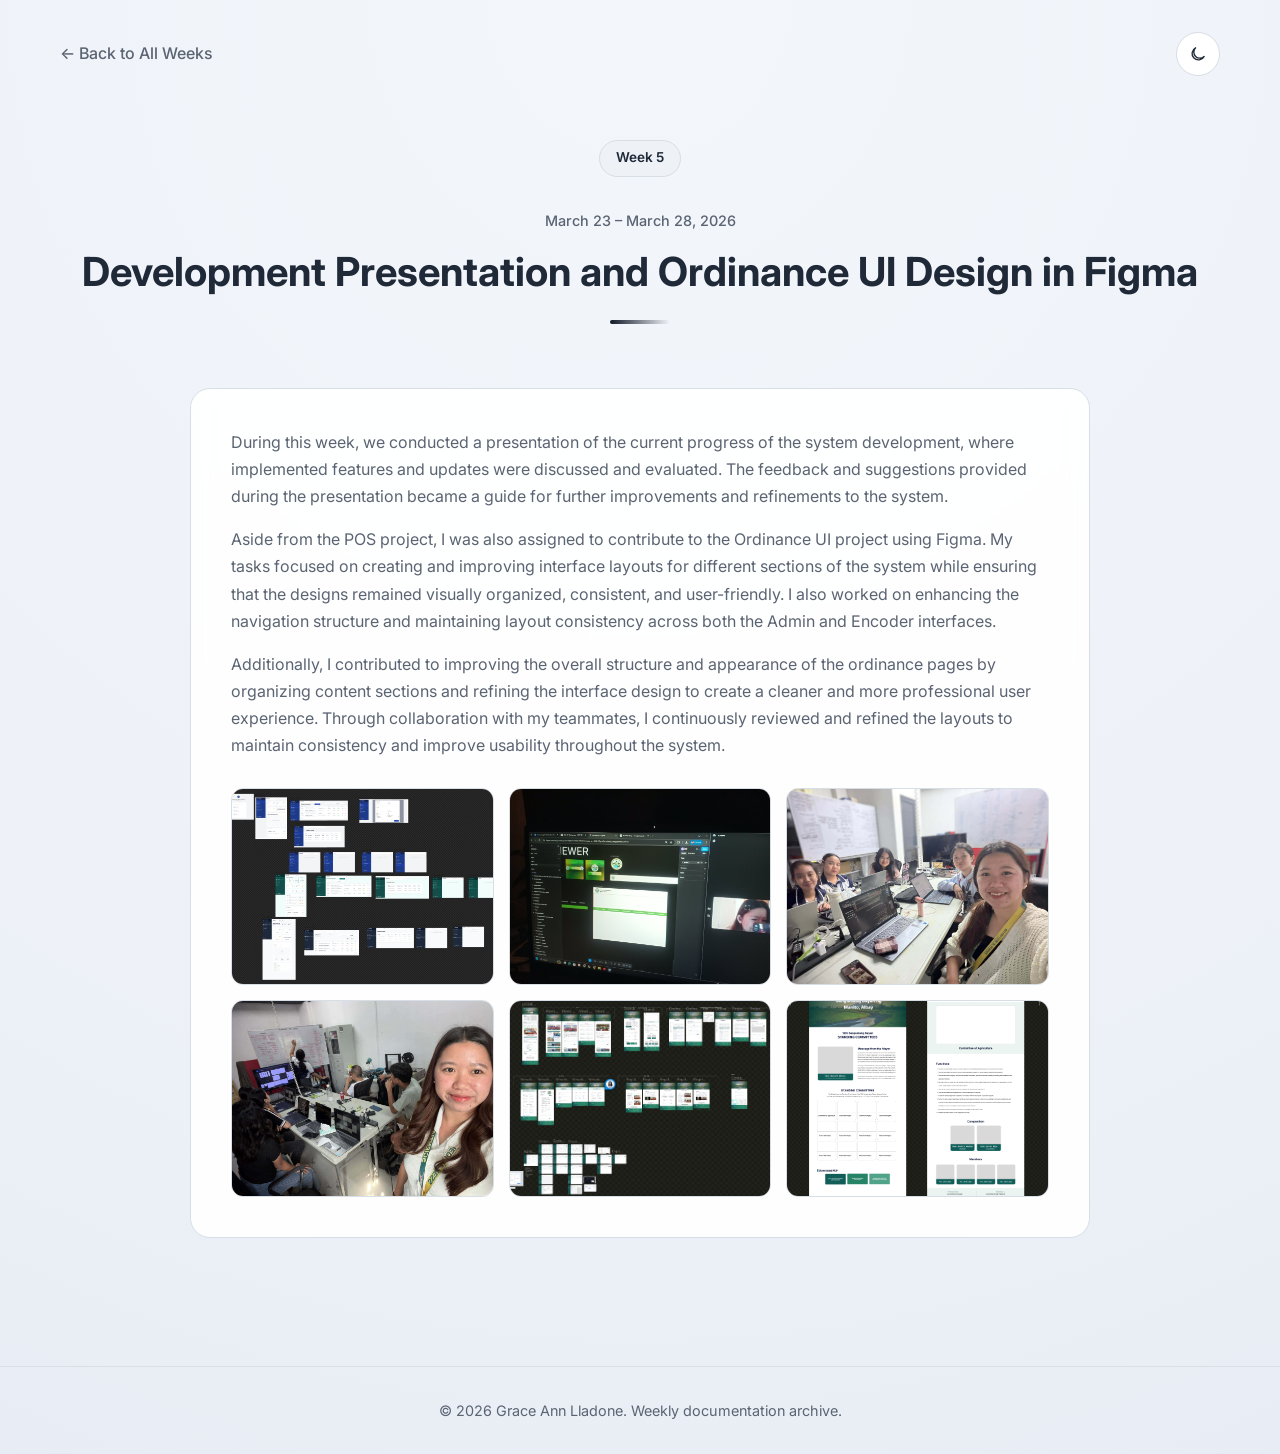
<file: week5.html>
<!DOCTYPE html>
<html lang="en">

<head>
    <meta charset="UTF-8">
    <meta name="viewport" content="width=device-width, initial-scale=1.0">
    <title>Week 5 | OJT Journey</title>
    <link href="https://fonts.googleapis.com/css2?family=Inter:wght@300;400;500;600;700;800&display=swap"
        rel="stylesheet">
    <link rel="stylesheet" href="style.css">
</head>

<body>
    <div class="background-effects">
        <div class="glow-orb orb-1"></div>
        <div class="glow-orb orb-2"></div>
        <div class="glow-orb orb-3"></div>
    </div>

    <nav class="navbar">
        <a href="index.html#weekly-docs" class="back-link">← Back to All Weeks</a>
    </nav>

    <main class="container page-content">
        <div class="timeline-header slide-in">
            <span class="week-badge">Week 5</span>
            <div class="date-range" style="margin-top: 1rem; margin-bottom: 0.5rem;">March 23 – March 28, 2026</div>
            <h2>Development Presentation and Ordinance UI Design in Figma</h2>
            <div class="header-line"></div>
        </div>

        <div class="blog-grid single-column">
            <article class="blog-card reveal active">
                <div class="card-glow"></div>
                <div class="card-content">
                    <div class="week-detail-grid">
                        <div class="week-detail-text">
                            <div class="card-text">
                               <p>During this week, we conducted a presentation of the current progress 
                                of the system development, where implemented features and updates were 
                                discussed and evaluated. The feedback and suggestions provided during the 
                                presentation became a guide for further improvements and refinements to the system.</p>
                            <p>Aside from the POS project, I was also assigned to contribute to the Ordinance UI project 
                                using Figma. My tasks focused on creating and improving interface layouts for different 
                                sections of the system while ensuring that the designs remained visually organized, 
                                consistent, and user-friendly. I also worked on enhancing the navigation structure and
                                 maintaining layout consistency across both the Admin and Encoder interfaces.</p>
                           <p>Additionally, I contributed to improving the overall structure and appearance of the 
                                 ordinance pages by organizing content sections and refining the interface design to 
                                 create a cleaner and more professional user experience. Through collaboration with my 
                                 teammates, I continuously reviewed and refined the layouts to maintain consistency and 
                                 improve usability throughout the system.</p>
                            </div>
                        </div>
                        <div class="week-detail-gallery">
                            <div class="image-gallery">
                                <div class="gallery-item"><img src="assets/week5-1.png"
                                        alt="Documentation Image 1"></div>
                                <div class="gallery-item"><img src="assets/week5-2.jpg"
                                        alt="Documentation Image 2"></div>
                                <div class="gallery-item"><img src="assets/week5-3.jpg"
                                        alt="Documentation Image 3"></div>
                                <div class="gallery-item"><img src="assets/week5-4.jpg"
                                        alt="Documentation Image 4"></div>
                                <div class="gallery-item"><img src="assets/week5-5.png"
                                        alt="Documentation Image 5"></div>
                                <div class="gallery-item"><img src="assets/week5-6.png"
                                        alt="Documentation Image 6"></div>
                            </div>
                        </div>
                    </div>
                </div>
            </article>
        </div>
    </main>

    <footer>
        <p>&copy; 2026 Grace Ann Lladone. Weekly documentation archive.</p>
    </footer>

    <script src="script.js"></script>
</body>

</html>
</file>
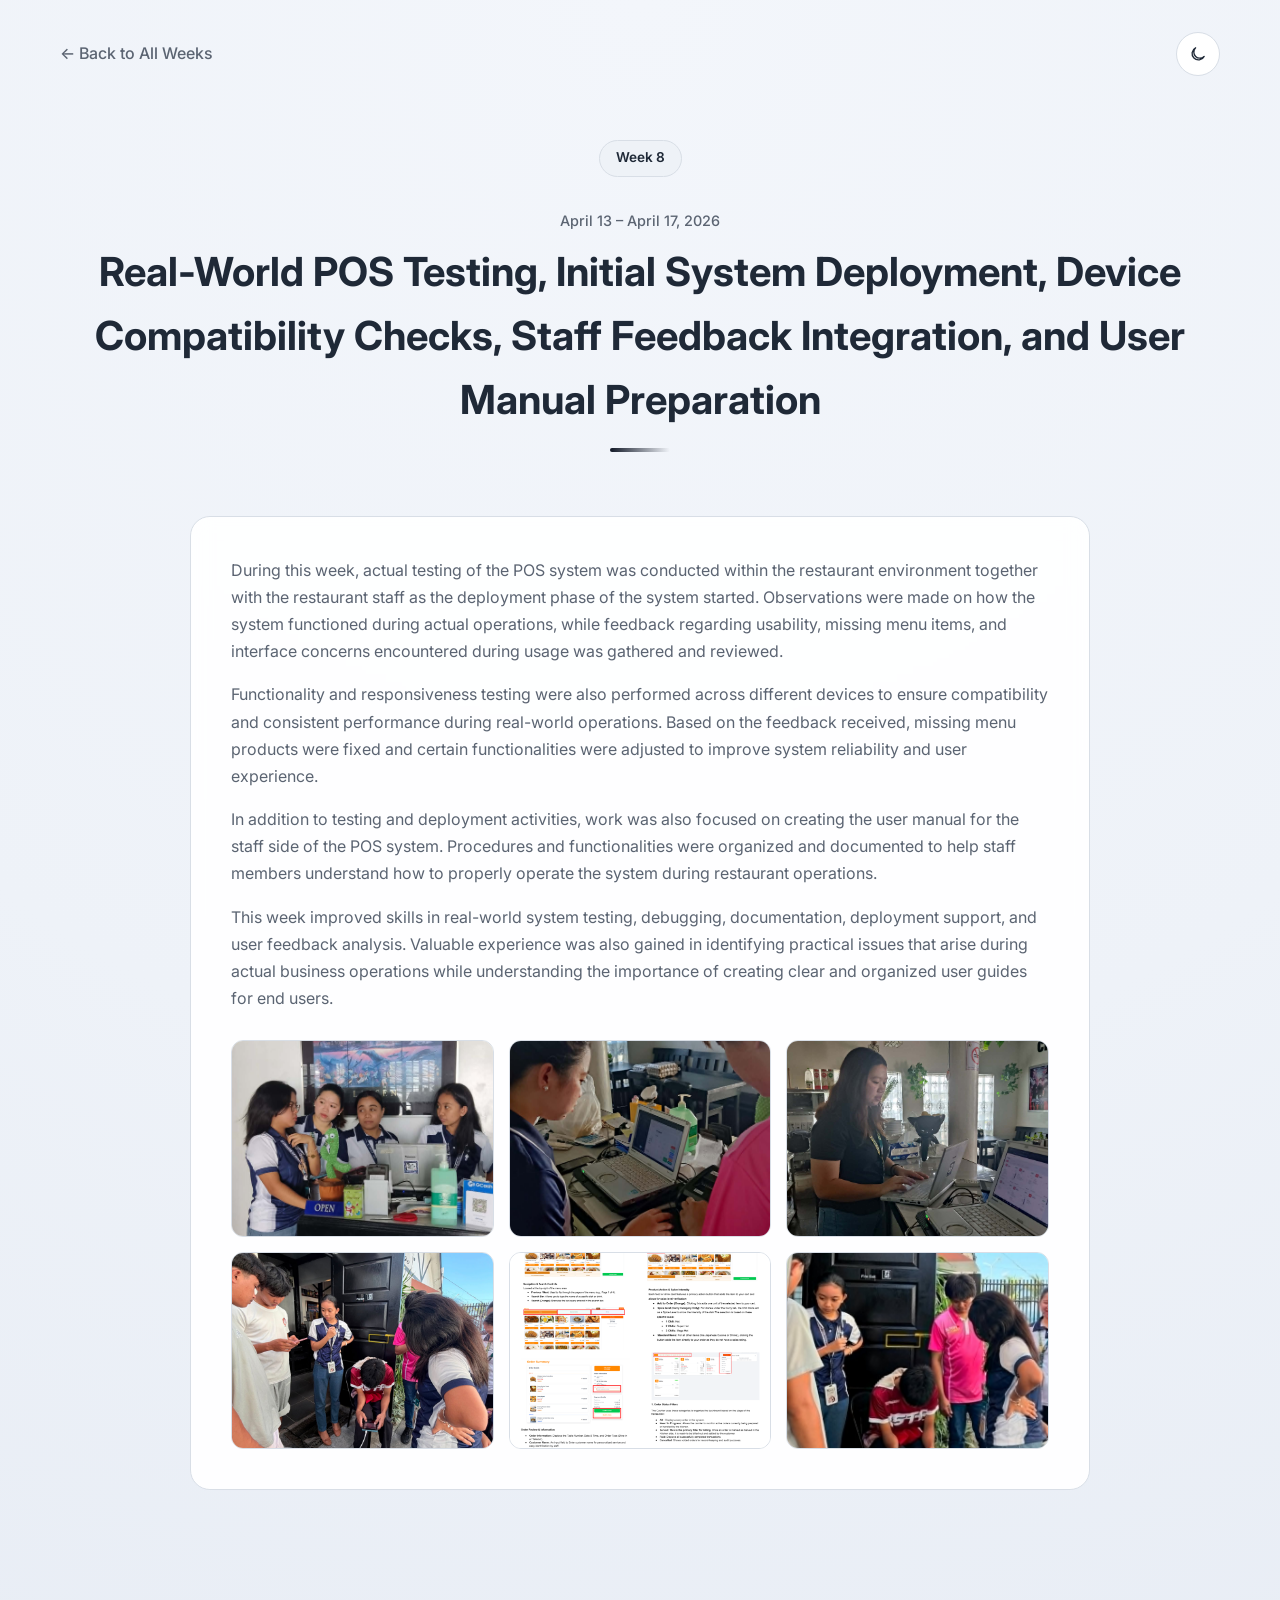
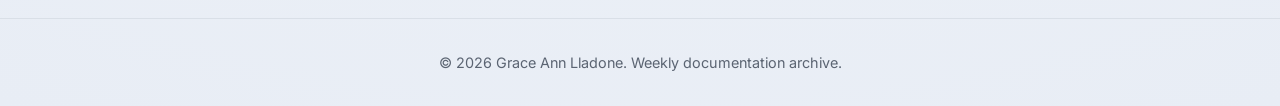
<file: week8.html>
<!DOCTYPE html>
<html lang="en">

<head>
    <meta charset="UTF-8">
    <meta name="viewport" content="width=device-width, initial-scale=1.0">
    <title>Week 8 | OJT Journey</title>
    <link href="https://fonts.googleapis.com/css2?family=Inter:wght@300;400;500;600;700;800&display=swap"
        rel="stylesheet">
    <link rel="stylesheet" href="style.css">
</head>

<body>
    <div class="background-effects">
        <div class="glow-orb orb-1"></div>
        <div class="glow-orb orb-2"></div>
        <div class="glow-orb orb-3"></div>
    </div>

    <nav class="navbar">
        <a href="index.html#weekly-docs" class="back-link">← Back to All Weeks</a>
    </nav>

    <main class="container page-content">
        <div class="timeline-header slide-in">
            <span class="week-badge">Week 8</span>
            <div class="date-range" style="margin-top: 1rem; margin-bottom: 0.5rem;">April 13 – April 17, 2026</div>
            <h2>Real-World POS Testing, Initial System Deployment, Device Compatibility Checks, Staff Feedback Integration, and User Manual Preparation</h2>
            <div class="header-line"></div>
        </div>

        <div class="blog-grid single-column">
            <article class="blog-card reveal active">
                <div class="card-glow"></div>
                <div class="card-content">
                    <div class="week-detail-grid">
                        <div class="week-detail-text">
                            <div class="card-text">
                            <p>During this week, actual testing of the POS system was conducted 
                                within the restaurant environment together with the restaurant 
                                staff as the deployment phase of the system started. Observations 
                                were made on how the system functioned during actual operations, 
                                while feedback regarding usability, missing menu items, and interface 
                                concerns encountered during usage was gathered and reviewed.</p>
                             <p>Functionality and responsiveness testing were also performed across 
                                different devices to ensure compatibility and consistent performance
                                 during real-world operations. Based on the feedback received, missing
                                  menu products were fixed and certain functionalities were adjusted to
                                   improve system reliability and user experience.</p>
                             <p>In addition to testing and deployment activities, work was also focused 
                                on creating the user manual for the staff side of the POS system. Procedures 
                                and functionalities were organized and documented to help staff members 
                                understand how to properly operate the system during restaurant operations.</p>
                            
                              <p>This week improved skills in real-world system testing, debugging, documentation, 
                                deployment support, and user feedback analysis. Valuable experience was also gained
                                 in identifying practical issues that arise during actual business operations while
                                  understanding the importance of creating clear and organized user guides for end users.</p>

                            </div>
                        </div>
                        <div class="week-detail-gallery">
                            <div class="image-gallery">
                                <div class="gallery-item"><img src="assets/week8-1.jpg"
                                        alt="Documentation Image 1"></div>
                                <div class="gallery-item"><img src="assets/week8-2.jpg"
                                        alt="Documentation Image 2"></div>
                                <div class="gallery-item"><img src="assets/week8-3.jpg"
                                        alt="Documentation Image 3"></div>
                                <div class="gallery-item"><img src="assets/week8-4.jpg"
                                        alt="Documentation Image 4"></div>
                                <div class="gallery-item"><img src="assets/week8-5.png"
                                        alt="Documentation Image 5"></div>
                                <div class="gallery-item"><img src="assets/week8-6.jpg"
                                        alt="Documentation Image 6"></div>
                            </div>
                        </div>
                    </div>
                </div>
            </article>
        </div>
    </main>

    <footer>
        <p>&copy; 2026 Grace Ann Lladone. Weekly documentation archive.</p>
    </footer>

    <script src="script.js"></script>
</body>

</html>
</file>
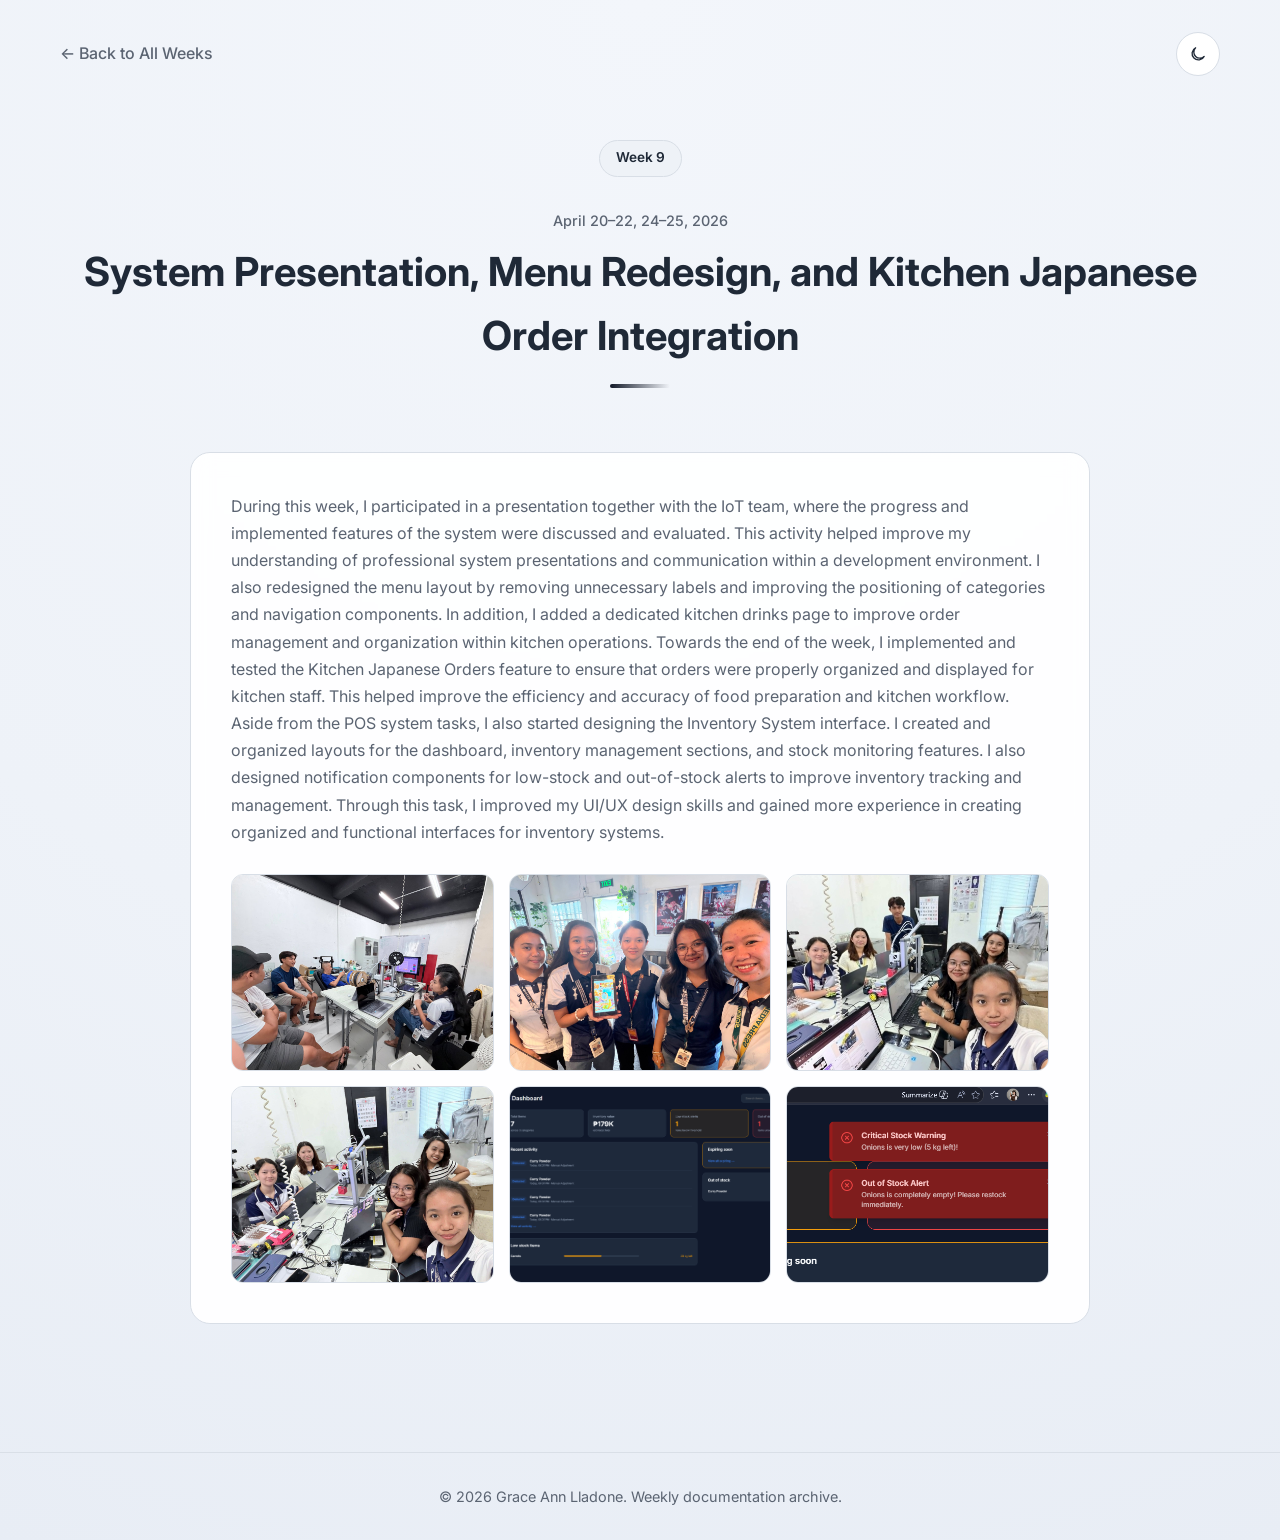
<file: week9.html>
<!DOCTYPE html>
<html lang="en">

<head>
    <meta charset="UTF-8">
    <meta name="viewport" content="width=device-width, initial-scale=1.0">
    <title>Week 9 | OJT Journey</title>
    <link href="https://fonts.googleapis.com/css2?family=Inter:wght@300;400;500;600;700;800&display=swap"
        rel="stylesheet">
    <link rel="stylesheet" href="style.css">
</head>

<body>
    <div class="background-effects">
        <div class="glow-orb orb-1"></div>
        <div class="glow-orb orb-2"></div>
        <div class="glow-orb orb-3"></div>
    </div>

    <nav class="navbar">
        <a href="index.html#weekly-docs" class="back-link">← Back to All Weeks</a>
    </nav>

    <main class="container page-content">
        <div class="timeline-header slide-in">
            <span class="week-badge">Week 9</span>
            <div class="date-range" style="margin-top: 1rem; margin-bottom: 0.5rem;">April 20–22, 24–25, 2026</div>
            <h2>System Presentation, Menu Redesign, and Kitchen Japanese Order Integration</h2>
            <div class="header-line"></div>
        </div>

        <div class="blog-grid single-column">
            <article class="blog-card reveal active">
                <div class="card-glow"></div>
                <div class="card-content">
                    <div class="week-detail-grid">
                        <div class="week-detail-text">
                            <div class="card-text">
                               
<p>During this week, I participated in a presentation together with the IoT team, where the progress and implemented features of the system were discussed and evaluated. This activity helped improve my understanding of professional system presentations and communication within a development environment.
I also redesigned the menu layout by removing unnecessary labels and improving the positioning of categories and navigation components. In addition, I added a dedicated kitchen drinks page to improve order management and organization within kitchen operations.
Towards the end of the week, I implemented and tested the Kitchen Japanese Orders feature to ensure that orders were properly organized and displayed for kitchen staff. This helped improve the efficiency and accuracy of food preparation and kitchen workflow.
Aside from the POS system tasks, I also started designing the Inventory System interface. I created and organized layouts for the dashboard, inventory management sections, and stock monitoring features. I also designed notification components for low-stock and out-of-stock alerts to improve inventory tracking and management. Through this task, I improved my UI/UX design skills and gained more experience in creating organized and functional interfaces for inventory systems.


                            </div>
                        </div>
                        <div class="week-detail-gallery">
                            <div class="image-gallery">
                                <div class="gallery-item"><img src="assets/week9-1.jpg"
                                        alt="Documentation Image 1"></div>
                                <div class="gallery-item"><img src="assets/week9-2.jpg"
                                        alt="Documentation Image 2"></div>
                                <div class="gallery-item"><img src="assets/week9-3.jpg"
                                        alt="Documentation Image 3"></div>
                                <div class="gallery-item"><img src="assets/week9-4.jpg"
                                        alt="Documentation Image 4"></div>
                                <div class="gallery-item"><img src="assets/week9-5.png"
                                        alt="Documentation Image 5"></div>
                                <div class="gallery-item"><img src="assets/week9-6.png"
                                        alt="Documentation Image 6"></div>
                            </div>
                        </div>
                    </div>
                </div>
            </article>
        </div>
    </main>

    <footer>
        <p>&copy; 2026 Grace Ann Lladone. Weekly documentation archive.</p>
    </footer>

    <script src="script.js"></script>
</body>

</html>
</file>
<file: style.css>
:root {
    --bg-color: #0b1220;
    --text-primary: #e5e7eb;
    --text-secondary: #94a3b8;
    --accent-pink: #94a3b8;
    --accent-olive: #e2e8f0;
    --accent-yellow-green: #64748b;
    --accent-light-pink: #475569;
    --surface-color: #111827;
    --surface-muted: #1f2937;
    --card-bg: #111827;
    --card-border: #243041;
    --accent-color: #60a5fa;
    --accent-hover: #93c5fd;
}

* {
    margin: 0;
    padding: 0;
    box-sizing: border-box;
}

body {
    font-family: 'Inter', sans-serif;
    background: radial-gradient(circle at top, #172034 0%, #0b1220 55%, #070b14 100%);
    color: var(--text-primary);
    line-height: 1.6;
    overflow-x: hidden;
    scroll-behavior: smooth;
    position: relative;
    color-scheme: dark;
}

[data-theme="light"] body {
    background: radial-gradient(circle at top, #f3f6fb 0%, #eef2f8 60%, #e8edf5 100%);
    color-scheme: light;
}

[data-theme="light"] {
    --bg-color: #f5f7fa;
    --text-primary: #1f2937;
    --text-secondary: #5b6472;
    --accent-pink: #334155;
    --accent-olive: #111827;
    --accent-yellow-green: #64748b;
    --accent-light-pink: #94a3b8;
    --surface-color: #ffffff;
    --surface-muted: #eef2f7;
    --card-bg: #ffffff;
    --card-border: #d8dee6;
    --accent-color: #334155;
    --accent-hover: #475569;
}

[data-theme="light"] .main-header {
    background: rgba(255, 255, 255, 0.82);
    border-bottom: 1px solid rgba(216, 222, 230, 0.8);
}

[data-theme="light"] .main-info-box,
[data-theme="light"] .hours-box,
[data-theme="light"] .carousel-container,
[data-theme="light"] .journey-box,
[data-theme="light"] .skills-box,
[data-theme="light"] .goals-box,
[data-theme="light"] .blog-card {
    background: rgba(255, 255, 255, 0.92);
}

[data-theme="light"] .hour-stat {
    background: var(--surface-muted);
}

[data-theme="light"] .progress-bar-wrapper,
[data-theme="light"] .progress-bar-container {
    background: #dde3ea;
}

[data-theme="light"] .dot {
    background: #c7ced8;
    border: 1px solid #b7c0cc;
}

[data-theme="light"] .week-badge.current {
    background: #e2e8f0;
}

[data-theme="light"] .nav-btn-doc:hover {
    background: var(--surface-muted);
}

[data-theme="light"] .nav-btn-accent,
[data-theme="light"] .btn,
[data-theme="light"] .view-btn {
    background: #111827;
    color: #ffffff;
    border: 1px solid #111827;
}

[data-theme="light"] .nav-btn-accent:hover,
[data-theme="light"] .btn:hover,
[data-theme="light"] .view-btn:hover {
    background: #1f2937;
}

[data-theme="light"] .back-link:hover {
    color: var(--text-primary);
}

[data-theme="light"] .main-footer {
    background: rgba(255, 255, 255, 0.72);
    border-top: 1px solid rgba(216, 222, 230, 0.85);
}

[data-theme="light"] footer {
    border-top: 1px solid rgba(216, 222, 230, 0.9);
}

[data-theme="light"] .card-glow {
    background: radial-gradient(800px circle at var(--mouse-x) var(--mouse-y), rgba(15, 23, 42, 0.05), transparent);
}

[data-theme="light"] .stats-card {
    box-shadow: 0 15px 35px rgba(15, 23, 42, 0.06);
}

[data-theme="light"] .info-card:hover {
    box-shadow: 0 20px 40px rgba(15, 23, 42, 0.08);
}

.theme-toggle {
    border: 1px solid var(--card-border);
    background: var(--surface-color);
    color: var(--text-primary);
    width: 44px;
    height: 44px;
    border-radius: 999px;
    display: inline-flex;
    align-items: center;
    justify-content: center;
    cursor: pointer;
    transition: background 0.25s ease, border-color 0.25s ease, transform 0.25s ease;
    margin-left: auto;
}

.theme-toggle:hover {
    transform: translateY(-1px);
    background: var(--surface-muted);
}

.theme-toggle svg {
    width: 18px;
    height: 18px;
    stroke: currentColor;
}

.theme-toggle .icon-sun {
    display: inline;
}

.theme-toggle .icon-moon {
    display: none;
}

[data-theme="light"] .theme-toggle .icon-sun {
    display: none;
}

[data-theme="light"] .theme-toggle .icon-moon {
    display: inline;
}

.decorative-shapes,
.background-effects {
    display: none !important;
}

/* Decorative Background Shapes */
.decorative-shapes {
    position: fixed;
    top: 0;
    left: 0;
    width: 100%;
    height: 100%;
    z-index: 0;
    pointer-events: none;
}

.shape {
    position: absolute;
    opacity: 0.15;
}

.shape-1 {
    width: 300px;
    height: 300px;
    background: radial-gradient(circle, var(--accent-olive) 0%, transparent 70%);
    border-radius: 50%;
    top: 5%;
    right: 10%;
    filter: blur(40px);
}

.shape-2 {
    width: 250px;
    height: 250px;
    background: radial-gradient(circle, var(--accent-pink) 0%, transparent 70%);
    border-radius: 50%;
    bottom: 15%;
    left: 5%;
    filter: blur(40px);
}

.shape-3 {
    width: 200px;
    height: 200px;
    background: radial-gradient(circle, var(--accent-yellow-green) 0%, transparent 70%);
    border-radius: 50%;
    top: 50%;
    right: 5%;
    filter: blur(40px);
}

/* Header Navigation */
.main-header {
    background: rgba(15, 23, 42, 0.84);
    backdrop-filter: blur(12px);
    -webkit-backdrop-filter: blur(12px);
    border-bottom: 1px solid rgba(36, 48, 65, 0.95);
    padding: 1.25rem 0;
    position: relative;
    z-index: 10;
}

.header-container {
    max-width: 1200px;
    margin: 0 auto;
    padding: 0 20px;
}

.header-nav {
    display: flex;
    justify-content: flex-start;
    align-items: center;
    gap: 2rem;
}

.nav-btn-doc {
    text-decoration: none;
    color: var(--text-primary);
    font-weight: 600;
    font-size: 0.9rem;
    padding: 0.6rem 1.2rem;
    border: 1px solid var(--card-border);
    border-radius: 999px;
    transition: all 0.3s ease;
    background: var(--surface-color);
}

.nav-btn-doc:hover {
    background: #1e293b;
    color: var(--text-primary);
}

.nav-btn-accent {
    text-decoration: none;
    color: #0f172a;
    font-weight: 600;
    font-size: 0.9rem;
    padding: 0.6rem 1.8rem;
    background: #e2e8f0;
    border: 1px solid #334155;
    border-radius: 999px;
    transition: all 0.3s ease;
}

.nav-btn-accent:hover {
    transform: translateY(-2px);
    box-shadow: 0 8px 15px rgba(17, 24, 39, 0.15);
    background: #f1f5f9;
}

/* Hero Section */
.hero-section {
    padding: 2rem 20px 1rem;
    position: relative;
    z-index: 5;
}

.hero-container {
    max-width: 1200px;
    margin: 0 auto;
    display: grid;
    grid-template-columns: 0.9fr 1.3fr;
    gap: 1.5rem;
    align-items: start;
}

/* Hero Photo Side */
.hero-photo {
    position: relative;
    height: 600px;
    display: flex;
    align-items: center;
    justify-content: center;
}

.profile-img-main {
    width: 420px;
    height: 500px;
    border-radius: 20px;
    object-fit: cover;
    box-shadow: 0 20px 45px rgba(15, 23, 42, 0.14);
    position: relative;
    z-index: 2;
}

.decorative-circle {
    display: none;
}

.circle-1 {
    width: 80px;
    height: 80px;
    top: 15%;
    right: -20px;
    opacity: 0.6;
}

.circle-2 {
    width: 50px;
    height: 50px;
    bottom: 10%;
    left: -35px;
    opacity: 0.4;
    border-color: var(--accent-pink);
}

/* Hero Content Side */
.hero-content {
    display: flex;
    flex-direction: column;
    gap: 0.8rem;
    padding-top: 1rem;
}

.title-wrapper {
    margin-bottom: 0.5rem;
}

.title-prefix {
    font-size: 0.95rem;
    color: var(--text-secondary);
    font-weight: 600;
    letter-spacing: 1px;
    text-transform: uppercase;
}

.main-title {
    font-size: 3rem;
    font-weight: 800;
    color: var(--text-primary);
    line-height: 1.1;
    margin-top: 0.3rem;
}

/* Main Info Box */
.main-info-box {
    background: rgba(17, 24, 39, 0.92);
    border: 1px solid var(--card-border);
    border-radius: 25px;
    padding: 1.5rem;
    margin: 0.5rem 0;
    box-shadow: 0 18px 35px rgba(15, 23, 42, 0.06);
}

.intro-text {
    font-size: 0.95rem;
    color: var(--text-secondary);
    line-height: 1.7;
}

/* Quick Stats */
.quick-stats {
    display: flex;
    gap: 0.8rem;
    flex-wrap: wrap;
    margin: 0.5rem 0;
}

.stat-badge {
    background: var(--surface-muted);
    border: 1px solid var(--card-border);
    color: var(--text-primary);
    padding: 0.5rem 1rem;
    border-radius: 20px;
    font-size: 0.85rem;
    font-weight: 600;
}

/* Week Badges */
.week-badges {
    display: flex;
    gap: 0.8rem;
    align-items: center;
    margin: 0.3rem 0;
}

.week-badge {
    padding: 0.45rem 0.9rem;
    border-radius: 20px;
    font-size: 0.8rem;
    font-weight: 600;
    color: var(--text-primary);
    background: var(--surface-muted);
    border: 1px solid var(--card-border);
}

.week-badge.started {
    background: #1e293b;
}

.week-badge.current {
    background: #334155;
}

/* OJT Hours Box */
.hours-box {
    background: rgba(17, 24, 39, 0.92);
    border: 1px solid var(--card-border);
    border-radius: 20px;
    padding: 1.5rem;
    margin-top: 0.5rem;
    box-shadow: 0 18px 35px rgba(15, 23, 42, 0.06);
}

.hours-box-title {
    font-size: 1.1rem;
    font-weight: 700;
    color: var(--text-primary);
    margin-bottom: 1rem;
}

.hours-display {
    display: grid;
    grid-template-columns: 1fr 1fr;
    gap: 1rem;
    margin-bottom: 1rem;
}

.hour-stat {
    text-align: center;
    padding: 0.9rem;
    background: #1e293b;
    border-radius: 12px;
    border: 2px solid transparent;
}

.hour-stat.completed {
    border-color: var(--accent-olive);
}

.hour-stat.remaining {
    border-color: var(--accent-pink);
}

.hour-value {
    display: block;
    font-size: 1.6rem;
    font-weight: 700;
    margin-bottom: 0.2rem;
}

.hour-stat.completed .hour-value {
    color: var(--accent-olive);
}

.hour-stat.remaining .hour-value {
    color: var(--accent-pink);
}

.hour-label {
    display: block;
    font-size: 0.75rem;
    color: var(--text-secondary);
    font-weight: 500;
}

.progress-bar-wrapper {
    width: 100%;
    height: 8px;
    background: #1f2937;
    border-radius: 10px;
    overflow: hidden;
    margin-bottom: 0.6rem;
}

.progress-bar {
    height: 100%;
    background: linear-gradient(90deg, var(--accent-olive), var(--accent-yellow-green));
    border-radius: 10px;
    transition: width 1.5s ease;
}

.target-text {
    text-align: center;
    font-size: 0.8rem;
    color: var(--text-secondary);
    font-weight: 500;
}

/* Documentation Carousel Section */
.doc-carousel-section {
    padding: 1.5rem 20px 2rem;
    position: relative;
    z-index: 5;
    background: transparent;
}

.weekly-docs-section {
    padding: 2.5rem 20px 3rem;
    position: relative;
    z-index: 5;
}

.weekly-docs-section .timeline-header,
.weekly-docs-section .blog-grid {
    max-width: 1200px;
    margin-left: auto;
    margin-right: auto;
}

.weekly-docs-section .timeline-header {
    margin-bottom: 2.5rem;
}

.doc-carousel-layout {
    max-width: 1200px;
    margin: 0 auto;
    display: grid;
    grid-template-columns: 0.9fr 1.1fr;
    gap: 1.5rem;
    align-items: start;
}

.carousel-wrapper {
    width: 100%;
}

.carousel-header {
    margin-bottom: 1rem;
    text-align: center;
}

.carousel-title {
    font-size: 1.1rem;
    font-weight: 700;
    color: var(--text-primary);
}

.carousel-container {
    position: relative;
    width: 100%;
    height: 240px;
    background: rgba(17, 24, 39, 0.92);
    border-radius: 15px;
    overflow: hidden;
    border: 1px solid var(--card-border);
    box-shadow: 0 12px 28px rgba(15, 23, 42, 0.08);
}

.carousel-track {
    display: flex;
    height: 100%;
    transition: transform 0.5s ease;
}

.carousel-slide {
    min-width: 100%;
    height: 100%;
    display: flex;
    align-items: center;
    justify-content: center;
    overflow: hidden;
    text-decoration: none;
    cursor: pointer;
}

.carousel-slide img {
    width: 100%;
    height: 100%;
    object-fit: cover;
    display: block;
}

.carousel-dots {
    display: flex;
    justify-content: center;
    gap: 0.5rem;
    margin-top: 1rem;
}

.dot {
    width: 10px;
    height: 10px;
    border-radius: 50%;
    background: #475569;
    cursor: pointer;
    transition: all 0.3s ease;
    border: 1px solid #334155;
}

.dot.active {
    background: var(--accent-olive);
    transform: scale(1.2);
}

@media (max-width: 1024px) {
    .doc-carousel-layout {
        grid-template-columns: 1fr;
    }
}

/* Gallery Section */
.gallery-showcase {
    padding: 2rem 20px 2.5rem;
    background: transparent;
    position: relative;
    z-index: 5;
}

.gallery-wrapper {
    max-width: 1100px;
    margin: 0 auto;
}

.gallery-grid-custom {
    display: grid;
    grid-template-columns: repeat(4, 1fr);
    gap: 1rem;
    align-items: center;
}

.gallery-item {
    border-radius: 12px;
    overflow: hidden;
    border: 1px solid var(--card-border);
    transition: all 0.4s ease;
}

.gallery-item:hover {
    transform: scale(1.02);
    border-color: #b8c1cf;
    box-shadow: 0 12px 30px rgba(15, 23, 42, 0.08);
}

.gallery-item img {
    width: 100%;
    height: 100%;
    object-fit: cover;
    display: block;
}

.gallery-item.small {
    aspect-ratio: 1;
}

.gallery-item.large {
    grid-column: span 2;
    grid-row: span 2;
    aspect-ratio: 1;
}

.gallery-item.large.center {
    grid-column: 2 / 4;
    grid-row: 1 / 3;
}

/* Journey Showcase Section */
.journey-showcase {
    padding: 2rem 20px 3rem;
    position: relative;
    z-index: 5;
}

.journey-wrapper {
    max-width: 1200px;
    margin: 0 auto;
    display: grid;
    grid-template-columns: repeat(3, 1fr);
    gap: 1.5rem;
}

.journey-box,
.skills-box,
.goals-box {
    border-radius: 20px;
    padding: 1.8rem;
    transition: all 0.4s ease;
}

.journey-box {
    background: rgba(17, 24, 39, 0.92);
    border: 1px solid var(--card-border);
}

.skills-box {
    background: rgba(17, 24, 39, 0.92);
    border: 1px solid var(--card-border);
}

.goals-box {
    background: rgba(17, 24, 39, 0.92);
    border: 1px solid var(--card-border);
}

.journey-box:hover,
.skills-box:hover,
.goals-box:hover {
    transform: translateY(-8px);
    box-shadow: 0 15px 35px rgba(15, 23, 42, 0.08);
}

.box-title {
    font-size: 1.3rem;
    font-weight: 700;
    color: var(--text-primary);
    margin-bottom: 0.8rem;
}

.box-text {
    font-size: 0.95rem;
    color: var(--text-secondary);
    line-height: 1.7;
}

/* Skills List */
.skills-list-display {
    list-style: none;
    display: flex;
    flex-direction: column;
    gap: 0.6rem;
}

.skills-list-display li {
    font-size: 0.95rem;
    color: var(--text-secondary);
    padding-left: 1.5rem;
    position: relative;
    font-weight: 500;
}

.skills-list-display li:before {
    content: "✓";
    position: absolute;
    left: 0;
    color: var(--accent-pink);
    font-weight: 700;
}

/* View Button */
.view-btn {
    display: inline-block;
    margin-top: 1.5rem;
    padding: 0.8rem 1.8rem;
    background: #e2e8f0;
    color: #0f172a;
    border: 1px solid #334155;
    text-decoration: none;
    border-radius: 20px;
    font-weight: 600;
    font-size: 0.95rem;
    transition: all 0.3s ease;
}

.view-btn:hover {
    transform: translateY(-3px);
    box-shadow: 0 10px 20px rgba(17, 24, 39, 0.15);
    background: #f1f5f9;
}

/* Footer */
.main-footer {
    background: rgba(15, 23, 42, 0.9);
    border-top: 1px solid rgba(36, 48, 65, 0.95);
    padding: 1.5rem 20px;
    text-align: center;
    color: var(--text-secondary);
    position: relative;
    z-index: 5;
}

.main-footer p {
    font-size: 0.9rem;
    margin: 0.3rem 0;
}

/* Responsive Design */
@media (max-width: 1024px) {
    .hero-container {
        grid-template-columns: 1fr;
        gap: 2rem;
    }

    .main-title {
        font-size: 2.8rem;
    }

    .gallery-grid-custom {
        grid-template-columns: repeat(3, 1fr);
    }

    .gallery-item.large.center {
        grid-column: 1 / 3;
        grid-row: 1 / 3;
    }

    .journey-wrapper {
        grid-template-columns: repeat(2, 1fr);
    }
}

@media (max-width: 768px) {
    .main-title {
        font-size: 2.2rem;
    }

    .gallery-grid-custom {
        grid-template-columns: repeat(2, 1fr);
    }

    .gallery-item.large {
        grid-column: span 1;
        grid-row: span 1;
    }

    .gallery-item.large.center {
        grid-column: 1;
        grid-row: auto;
    }

    .journey-wrapper {
        grid-template-columns: 1fr;
        gap: 1.5rem;
    }

    .hero-content {
        gap: 1rem;
    }

    .quick-stats {
        flex-direction: column;
        align-items: flex-start;
    }

    .stat-badge {
        width: 100%;
        text-align: center;
    }
}

.hero-image {
    width: 100%;
    height: 100%;
    object-fit: cover;
    object-position: center;
}

.hero-overlay {
    position: absolute;
    top: 0;
    left: 0;
    width: 100%;
    height: 100%;

}

.hero-content {
    max-width: 800px;
    z-index: 1;
}

.subtitle {
    font-size: 1rem;
    font-weight: 600;
    text-transform: uppercase;
    letter-spacing: 3px;
    color: var(--text-secondary);
    margin-bottom: 1rem;
}

.title {
    font-size: 4rem;
    font-weight: 800;
    margin-bottom: 1.5rem;
    color: var(--text-primary);
    line-height: 1.1;
}

.description {
    font-size: 1.25rem;
    color: var(--text-secondary);
    margin-bottom: 2.5rem;
    max-width: 600px;
    margin-left: auto;
    margin-right: auto;
}

.btn {
    display: inline-block;
    padding: 1rem 2.5rem;
    font-size: 1rem;
    font-weight: 600;
    color: #0f172a;
    background: #e2e8f0;
    border: 1px solid #334155;
    border-radius: 50px;
    text-decoration: none;
    transition: all 0.3s ease;
    box-shadow: 0 10px 20px rgba(17, 24, 39, 0.14);
}

.btn:hover {
    transform: translateY(-3px);
    box-shadow: 0 15px 25px rgba(17, 24, 39, 0.18);
    background: #f1f5f9;
}

/* Profile Image */
.profile-img-container {
    margin-bottom: 1.5rem;
}

.profile-img {
    width: 250px;
    height: 250px;
    border-radius: 50%;
    object-fit: cover;
    border: 4px solid rgba(216, 222, 230, 0.95);
    box-shadow: 0 10px 25px rgba(15, 23, 42, 0.08);
    transition: transform 0.3s ease, border-color 0.3s ease;
}

.profile-img:hover {
    transform: scale(1.05);
    border-color: var(--text-primary);
}

/* Animations */
.fade-in-up {
    opacity: 0;
    transform: translateY(30px);
    animation: fadeInUp 1s cubic-bezier(0.16, 1, 0.3, 1) forwards;
}

.delay-1 {
    animation-delay: 0.2s;
}

.delay-2 {
    animation-delay: 0.4s;
}

.delay-3 {
    animation-delay: 0.6s;
}

.delay-4 {
    animation-delay: 0.8s;
}

@keyframes fadeInUp {
    to {
        opacity: 1;
        transform: translateY(0);
    }
}

/* Main Container */
.container {
    max-width: 1200px;
    margin: 0 auto;
    padding: 4rem 20px 8rem;
}

.timeline-header {
    text-align: center;
    margin-bottom: 4rem;
}

.timeline-header h2 {
    font-size: 2.5rem;
    font-weight: 700;
    margin-bottom: 1rem;
    color: var(--text-primary);
}

.header-line {
    width: 60px;
    height: 4px;
    background: linear-gradient(90deg, var(--accent-olive), transparent);
    margin: 0 auto;
    border-radius: 2px;
}

/* Blog Grid */
.blog-grid {
    display: grid;
    grid-template-columns: repeat(auto-fit, minmax(340px, 1fr));
    gap: 2.5rem;
}

.blog-card {
    position: relative;
    background: rgba(17, 24, 39, 0.92);
    border: 1px solid var(--card-border);
    border-radius: 20px;
    padding: 2.5rem;
    backdrop-filter: blur(10px);
    -webkit-backdrop-filter: blur(10px);
    transition: transform 0.4s cubic-bezier(0.16, 1, 0.3, 1), box-shadow 0.4s ease;
    overflow: hidden;
    z-index: 1;
}

.blog-card:hover {
    transform: translateY(-10px);
    box-shadow: 0 20px 40px rgba(15, 23, 42, 0.08);
    border-color: #b8c1cf;
}

.card-glow {
    position: absolute;
    top: 0;
    left: 0;
    width: 100%;
    height: 100%;
    background: radial-gradient(800px circle at var(--mouse-x) var(--mouse-y), rgba(15, 23, 42, 0.05), transparent);
    z-index: -1;
    opacity: 0;
    transition: opacity 0.3s;
}

.blog-card:hover .card-glow {
    opacity: 1;
}

.week-badge {
    display: inline-block;
    padding: 0.4rem 1rem;
    background: var(--surface-muted);
    color: var(--text-primary);
    border: 1px solid var(--card-border);
    border-radius: 50px;
    font-size: 0.85rem;
    font-weight: 600;
    margin-bottom: 1rem;
}

.date-range {
    font-size: 0.9rem;
    color: var(--text-secondary);
    margin-bottom: 1rem;
    font-weight: 500;
}

.blog-card h3 {
    font-size: 1.5rem;
    font-weight: 600;
    margin-bottom: 1.5rem;
    color: var(--text-primary);
    line-height: 1.3;
}

.card-text p {
    color: var(--text-secondary);
    margin-bottom: 1rem;
    font-size: 1rem;
    line-height: 1.7;
}

.card-text p:last-child {
    margin-bottom: 0;
}

/* Scroll Reveal */
.reveal {
    opacity: 0;
    transform: translateY(50px);
    transition: all 0.8s cubic-bezier(0.16, 1, 0.3, 1);
}

.reveal.active {
    opacity: 1;
    transform: translateY(0);
}

/* Footer */
footer {
    text-align: center;
    padding: 2rem;
    border-top: 1px solid rgba(216, 222, 230, 0.9);
    color: var(--text-secondary);
    font-size: 0.9rem;
}

/* Navbar */
.navbar {
    padding: 2rem 20px;
    max-width: 1200px;
    margin: 0 auto;
    display: flex;
    align-items: center;
    gap: 1rem;
}

.back-link {
    color: var(--text-secondary);
    text-decoration: none;
    font-weight: 500;
    transition: color 0.3s;
    display: inline-flex;
    align-items: center;
}

.back-link:hover {
    color: #ffffff;
}

/* Page Layout specific */
.page-content {
    padding-top: 2rem;
}

.single-column {
    grid-template-columns: 1fr;
    max-width: 900px;
    margin: 0 auto;
}

/* Image Gallery */
.image-gallery {
    display: grid;
    grid-template-columns: repeat(3, 1fr);
    gap: 15px;
    margin-top: 2rem;
}

.gallery-item {
    border-radius: 12px;
    overflow: hidden;
    aspect-ratio: 4/3;
    border: 1px solid var(--card-border);
    transition: transform 0.3s ease;
}

.gallery-item:hover {
    transform: scale(1.02);
}

.gallery-item img {
    width: 100%;
    height: 100%;
    object-fit: cover;
    display: block;
}

/* Week Detail Two-Column Layout */
.week-detail-grid {
    display: grid;
    grid-template-columns: 1fr;
    gap: 1.75rem;
    align-items: start;
}

.week-detail-text {
    order: 1;
}

.week-detail-gallery {
    order: 2;
}

.week-detail-gallery .image-gallery {
    grid-template-columns: repeat(auto-fit, minmax(220px, 1fr));
    margin-top: 0;
}

/* Responsive for Week Detail */
@media (max-width: 968px) {
    .week-detail-grid {
        grid-template-columns: 1fr;
    }

    .week-detail-gallery .image-gallery {
        grid-template-columns: repeat(auto-fit, minmax(180px, 1fr));
    }
}

/* Responsive */
@media (max-width: 768px) {
    .image-gallery {
        grid-template-columns: repeat(2, 1fr);
    }

    .title {
        font-size: 2.5rem;
    }

    .blog-grid {
        grid-template-columns: 1fr;
    }

    .blog-card {
        padding: 2rem;
    }
}

/* --- New Redesign Styles for Index.html --- */
.section-title {
    font-size: 2.5rem;
    font-weight: 700;
    margin-bottom: 1rem;
    color: var(--text-primary);
}

.about-section,
.journey-goals-section {
    margin-bottom: 6rem;
}

/* About Grid */
.about-grid {
    display: grid;
    grid-template-columns: 1.5fr 1fr;
    gap: 4rem;
    align-items: center;
}

.about-text {
    font-size: 1.15rem;
    color: var(--text-secondary);
    line-height: 1.8;
}

/* Stats Card */
.stats-card {
    background: var(--card-bg);
    border: 1px solid var(--card-border);
    border-radius: 20px;
    padding: 2.5rem;
    backdrop-filter: blur(10px);
    -webkit-backdrop-filter: blur(10px);
    box-shadow: 0 15px 35px rgba(0, 0, 0, 0.22);
}

.stats-header {
    display: flex;
    justify-content: space-between;
    align-items: center;
    margin-bottom: 1.5rem;
}

.stats-title {
    font-size: 1.5rem;
    font-weight: 600;
    color: var(--text-primary);
    margin-bottom: 0;
}

.pulse-indicator {
    width: 12px;
    height: 12px;
    background-color: var(--text-primary);
    border-radius: 50%;
    box-shadow: 0 0 0 0 rgba(15, 23, 42, 0.12);
    animation: pulse 2s infinite;
}

@keyframes pulse {
    0% {
        transform: scale(0.95);
        box-shadow: 0 0 0 0 rgba(15, 23, 42, 0.12);
    }

    70% {
        transform: scale(1);
        box-shadow: 0 0 0 10px rgba(15, 23, 42, 0);
    }

    100% {
        transform: scale(0.95);
        box-shadow: 0 0 0 0 rgba(15, 23, 42, 0.12);
    }
}

.progress-info {
    display: flex;
    justify-content: space-between;
    font-size: 0.95rem;
    font-weight: 500;
    color: var(--text-secondary);
    margin-bottom: 0.8rem;
}

.progress-bar-container {
    width: 100%;
    height: 12px;
    background: #1f2937;
    border-radius: 10px;
    overflow: hidden;
    margin-bottom: 1rem;
}

.progress-bar {
    height: 100%;
    background: linear-gradient(90deg, var(--accent-color), var(--accent-hover));
    border-radius: 10px;
    transition: width 1.5s cubic-bezier(0.16, 1, 0.3, 1);
}

.total-hours {
    text-align: center;
    font-size: 0.9rem;
    color: var(--text-secondary);
    font-weight: 600;
}

/* Journey & Goals */
.journey-grid {
    display: grid;
    grid-template-columns: 1fr 1fr;
    gap: 3rem;
}

.info-card {
    background: var(--card-bg);
    border: 1px solid var(--card-border);
    border-radius: 20px;
    padding: 3rem;
    transition: transform 0.4s ease, box-shadow 0.4s ease;
}

.info-card:hover {
    transform: translateY(-10px);
    box-shadow: 0 20px 40px rgba(0, 0, 0, 0.18);
    border-color: #b8c1cf;
}

.icon-wrapper {
    width: 60px;
    height: 60px;
    background: #111827;
    border-radius: 15px;
    display: flex;
    align-items: center;
    justify-content: center;
    margin-bottom: 1.5rem;
    color: #fff;
    box-shadow: 0 10px 20px rgba(17, 24, 39, 0.14);
}

.info-card h3 {
    font-size: 1.8rem;
    font-weight: 600;
    margin-bottom: 1rem;
    color: var(--text-primary);
}

.info-card p {
    color: var(--text-secondary);
    font-size: 1.1rem;
    line-height: 1.7;
}

/* Responsive updates for new sections */
@media (max-width: 968px) {

    .about-grid,
    .journey-grid {
        grid-template-columns: 1fr;
        gap: 2rem;
    }
}
</file>
